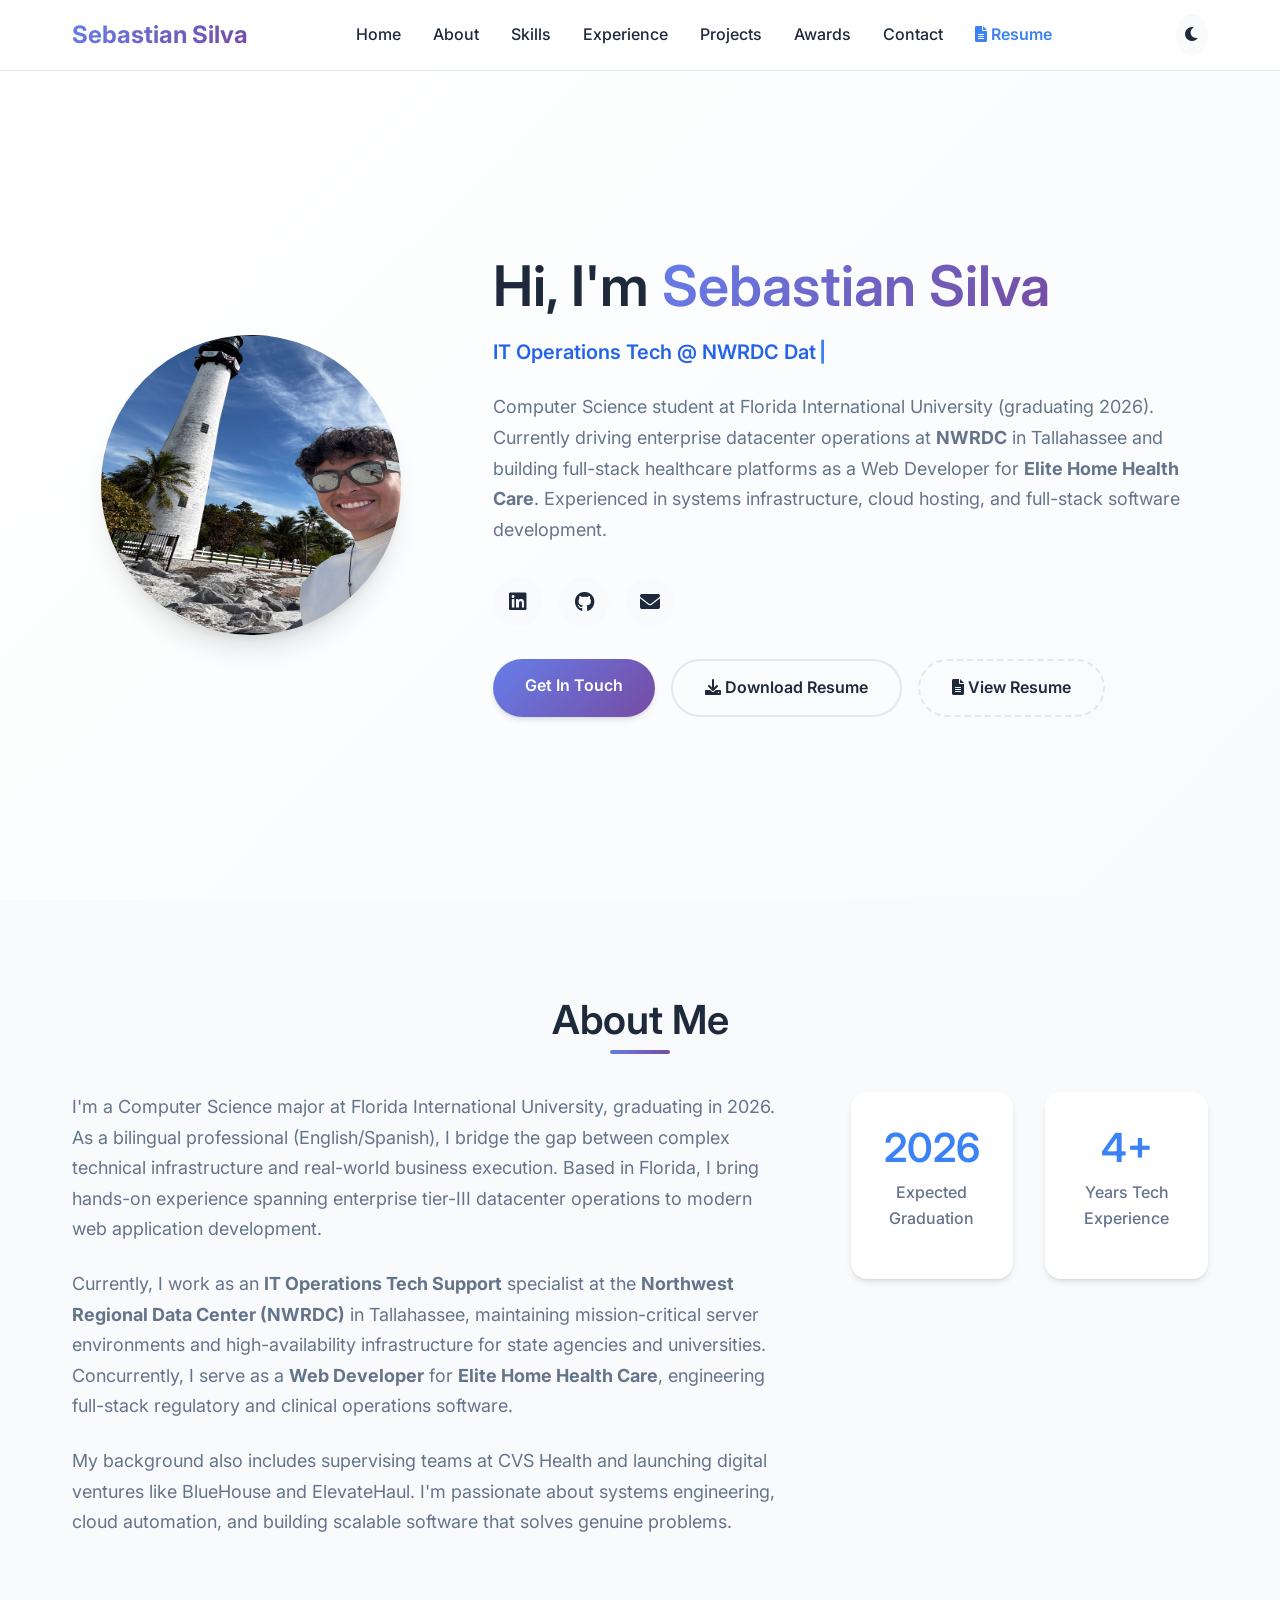
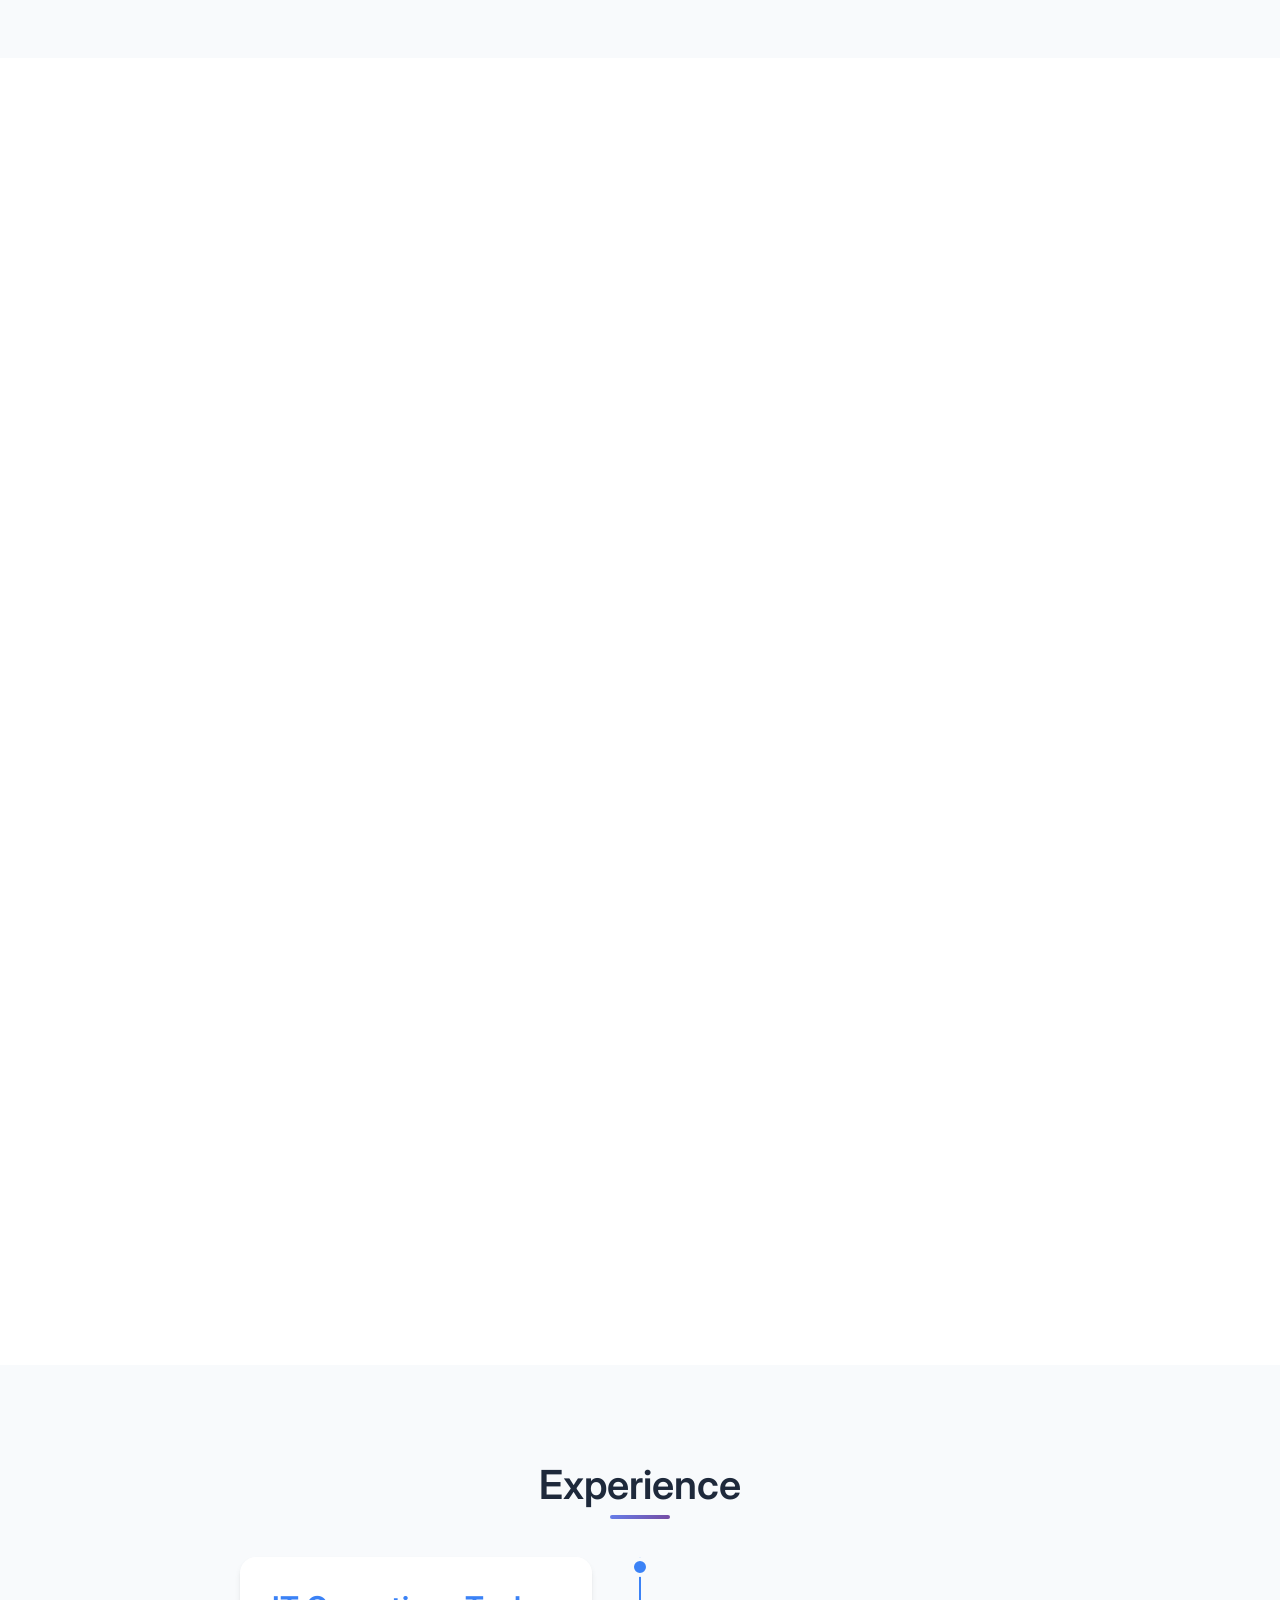
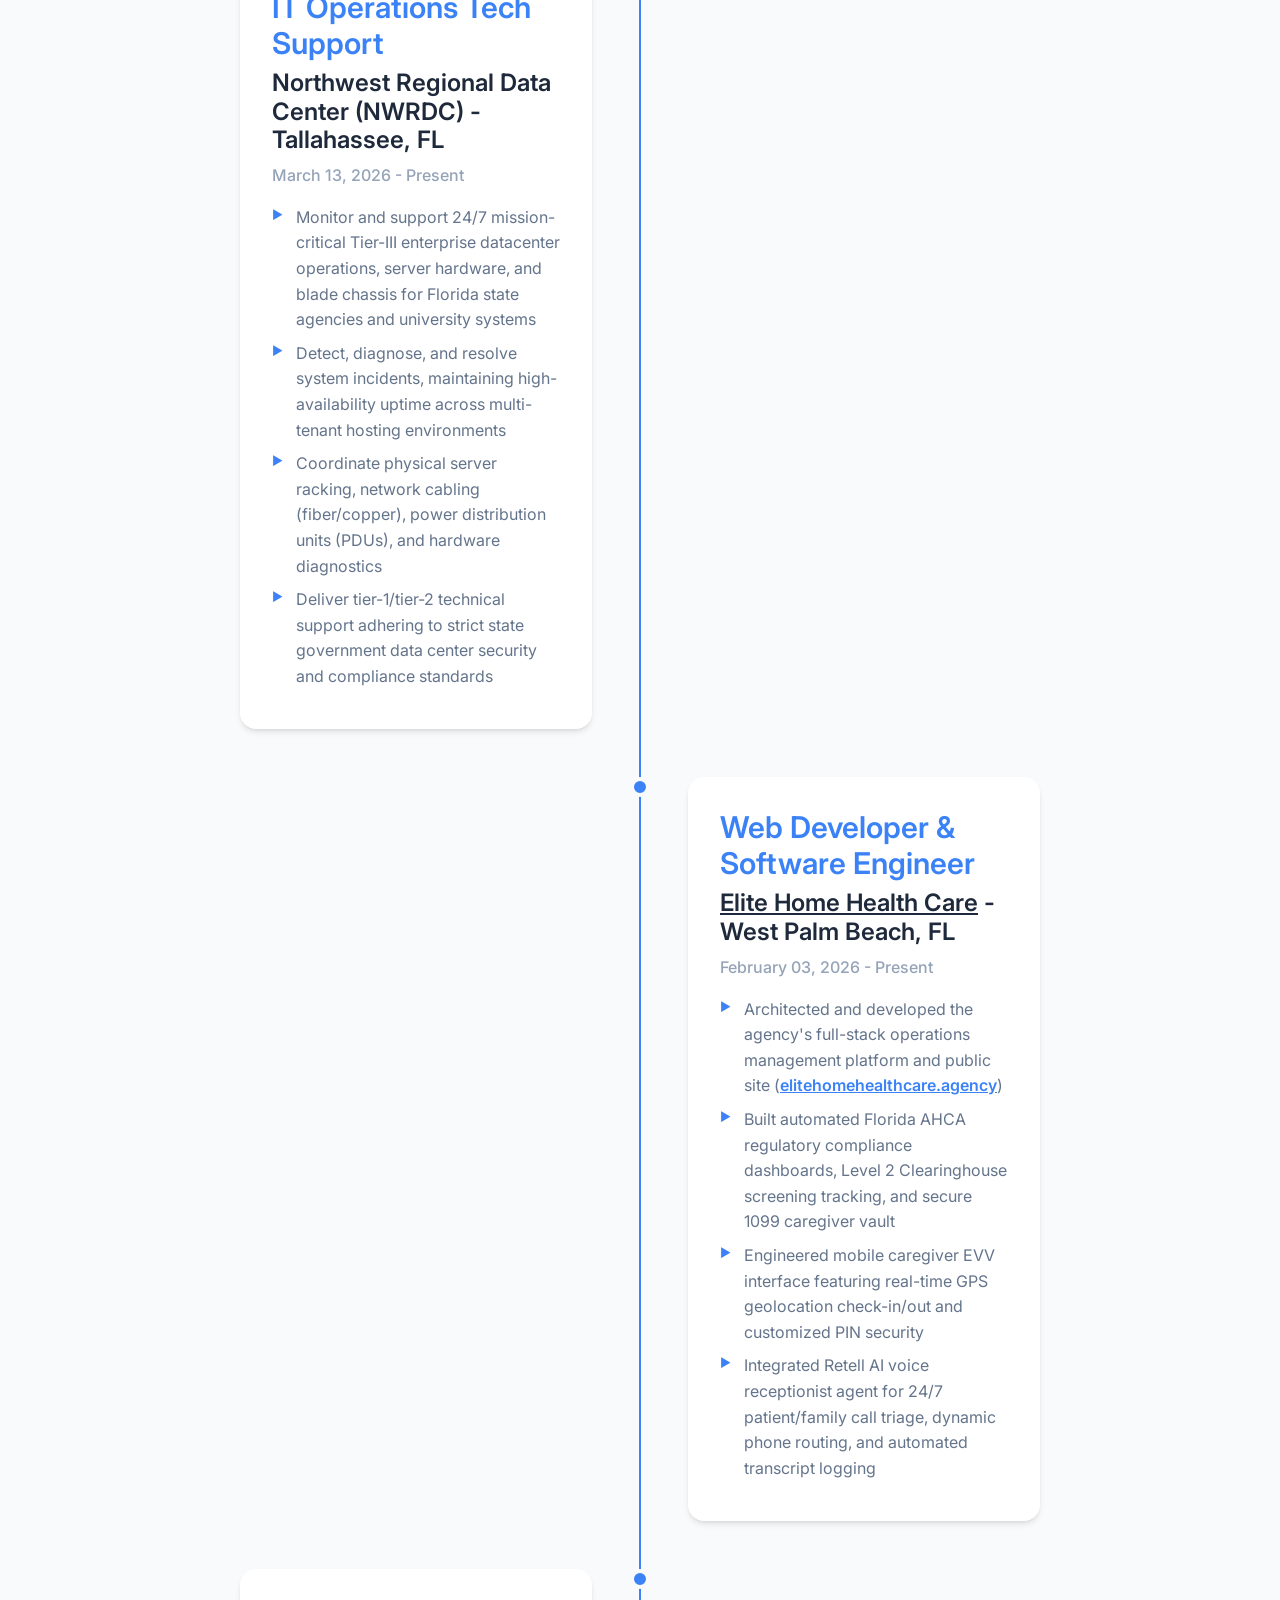
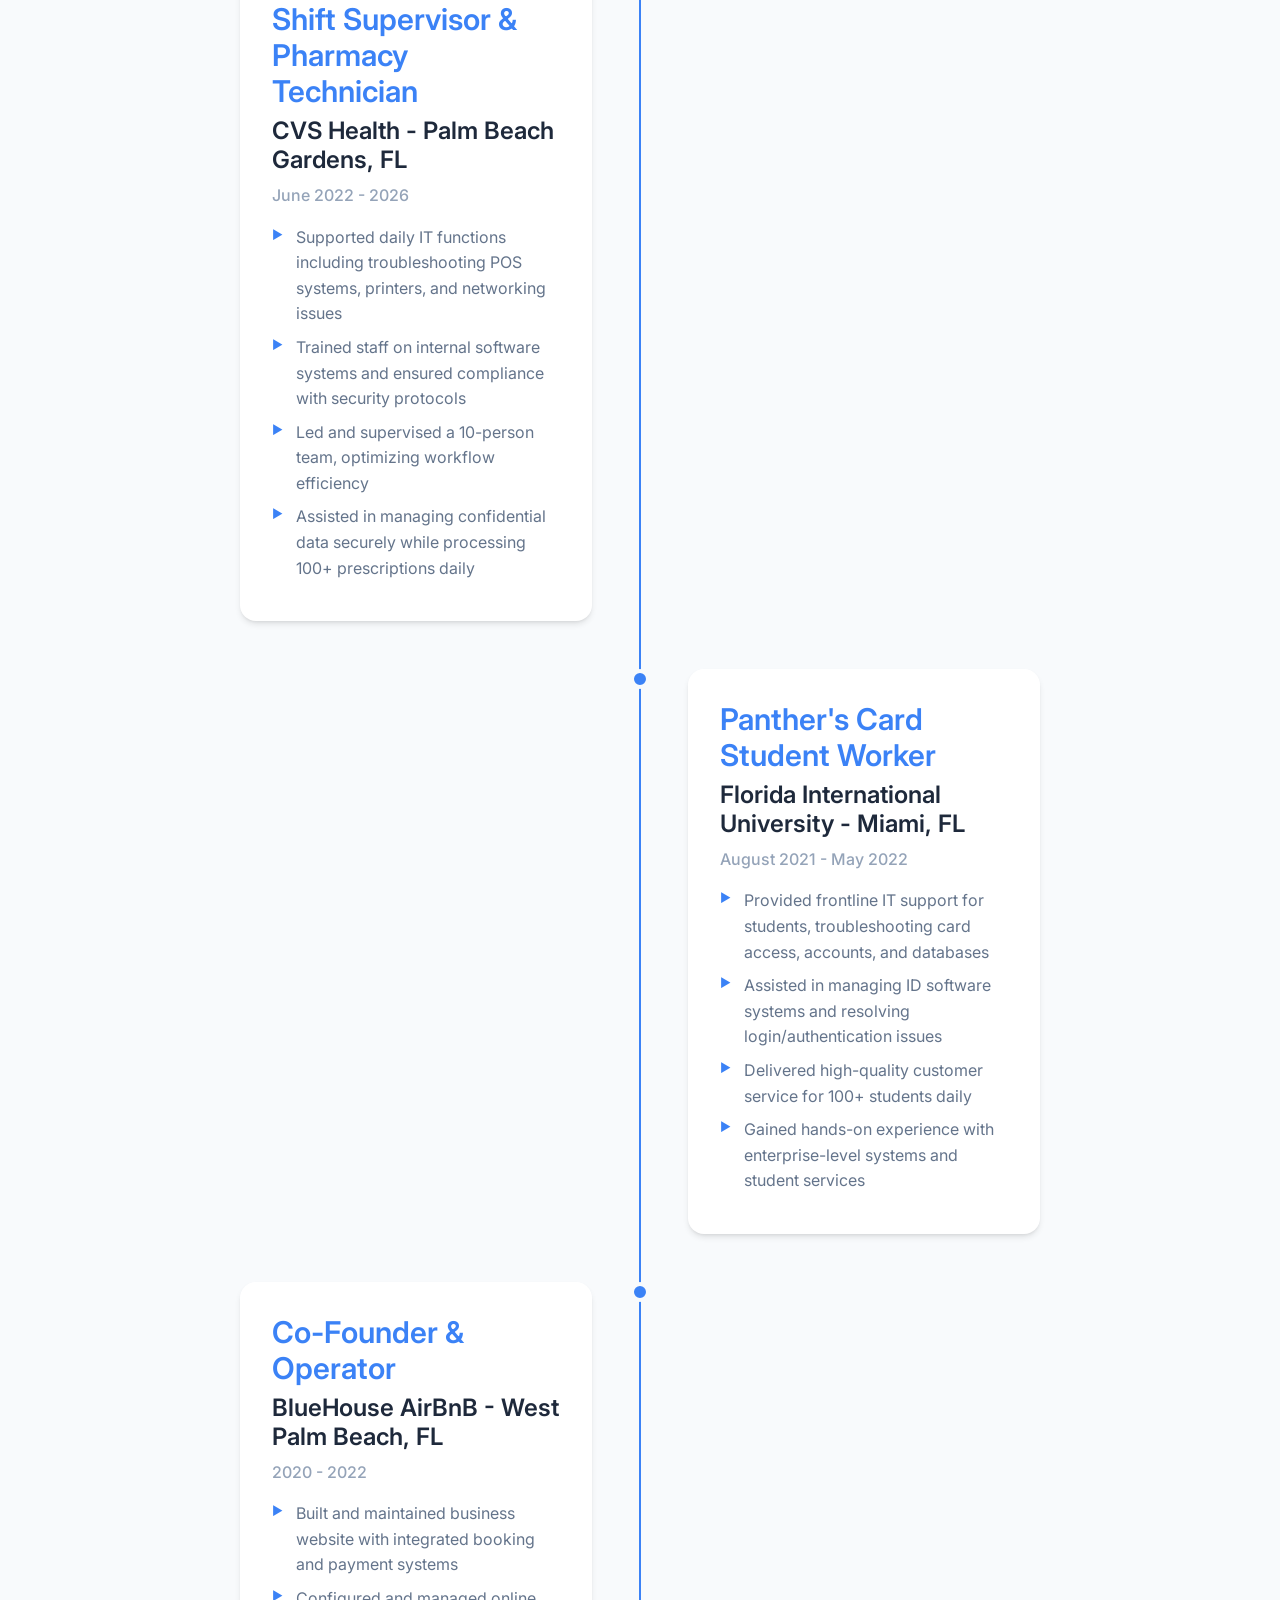
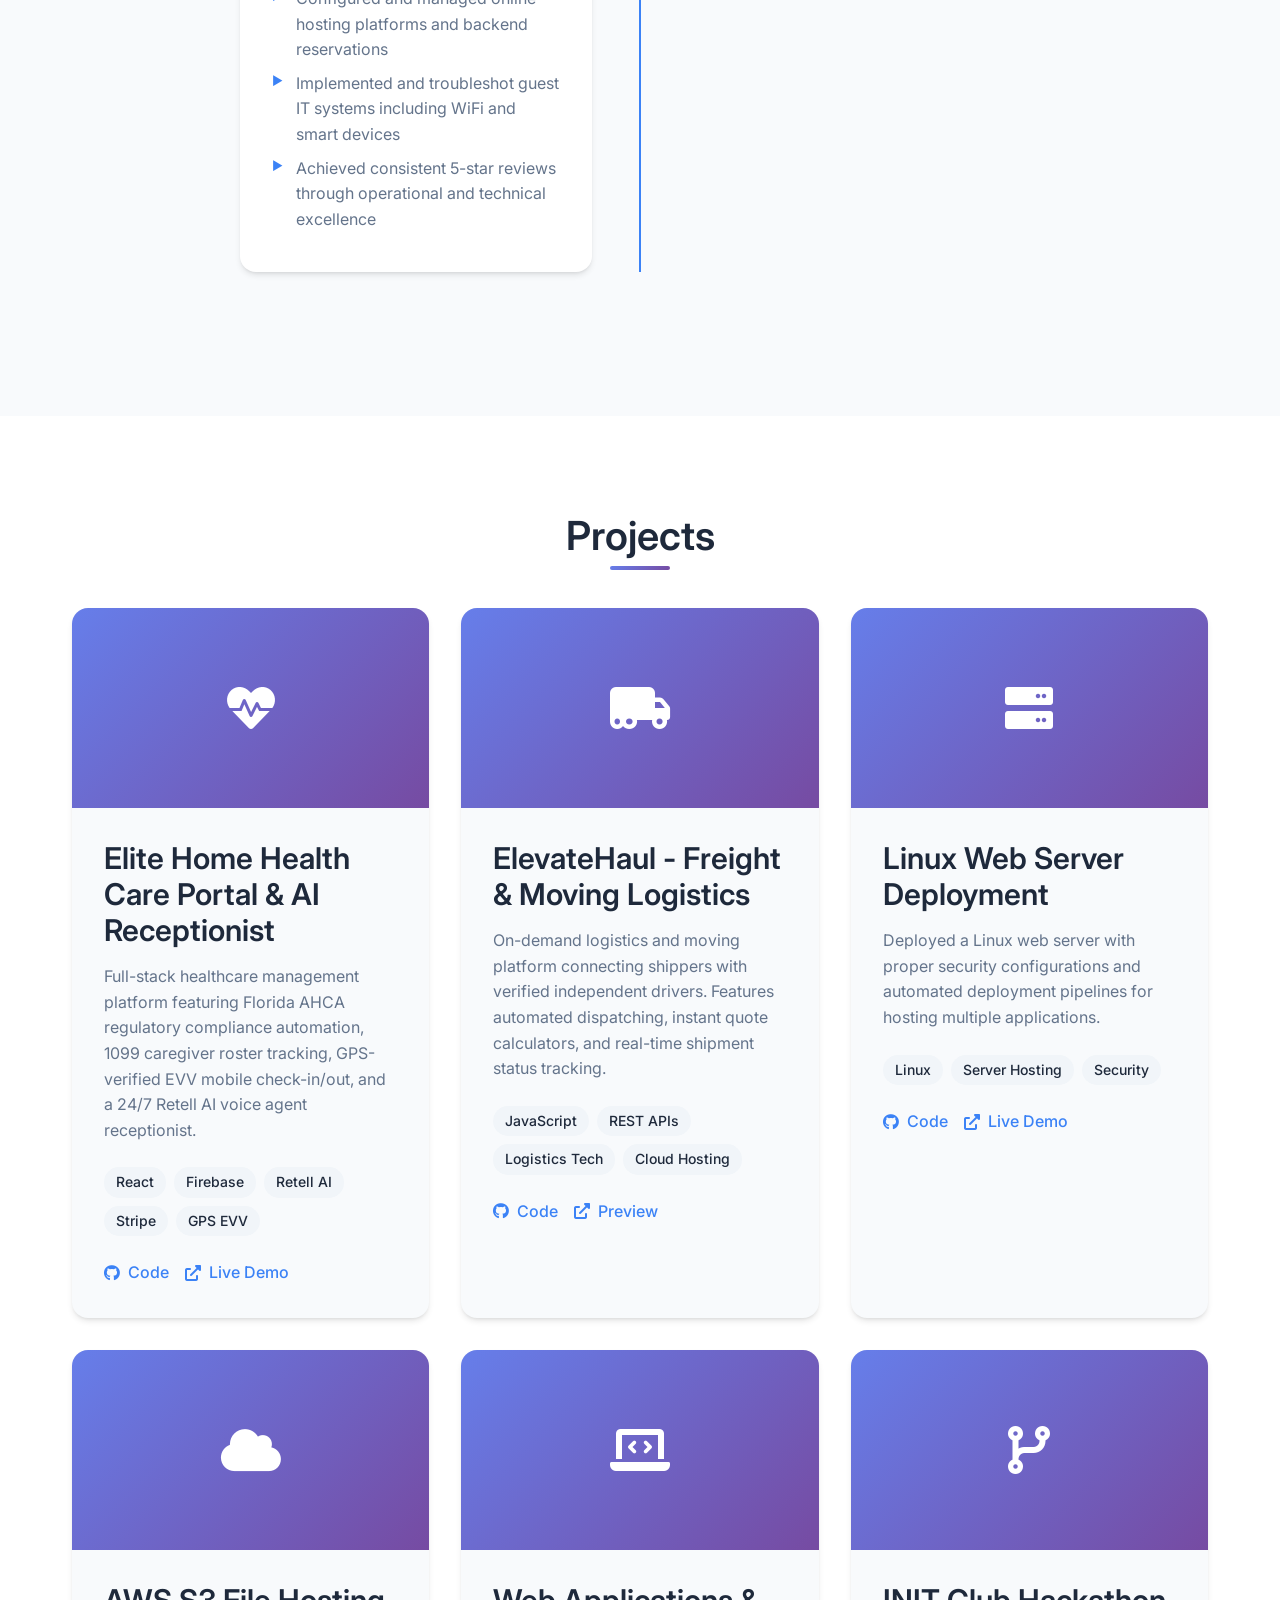
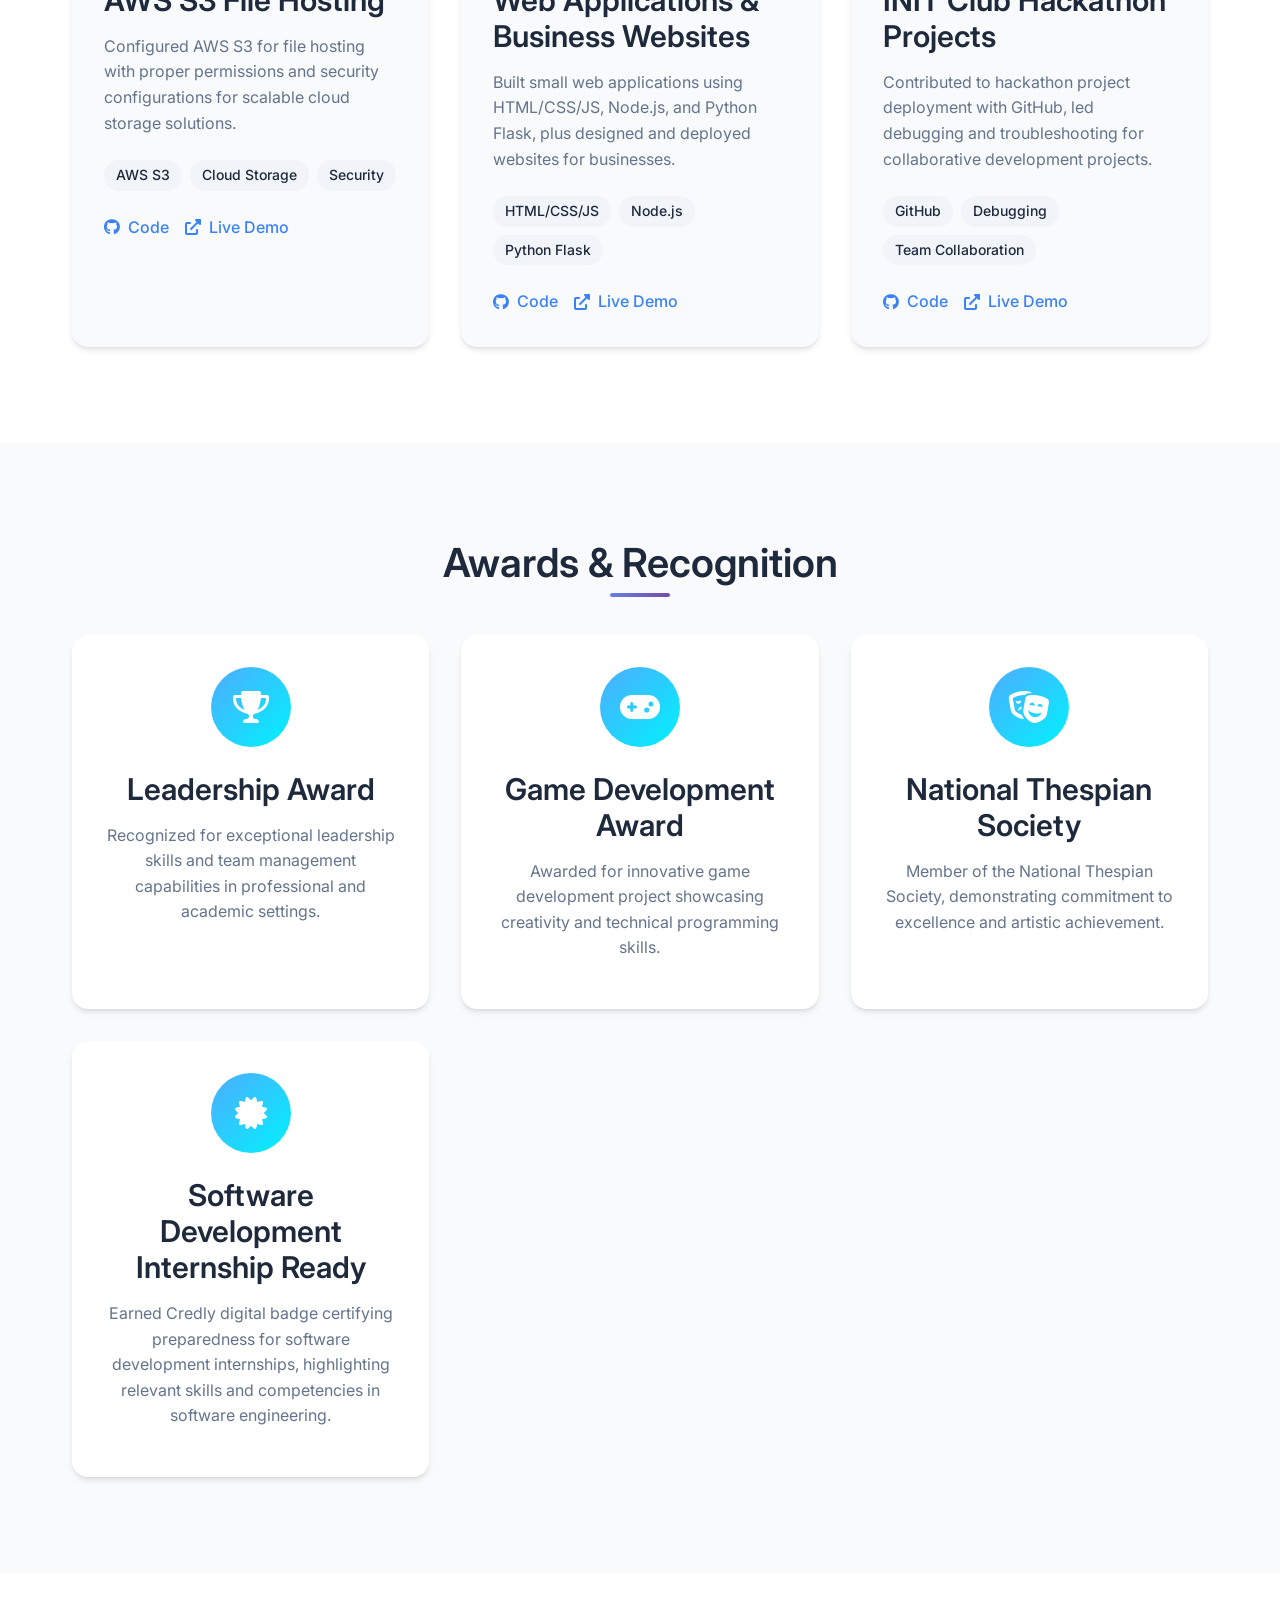
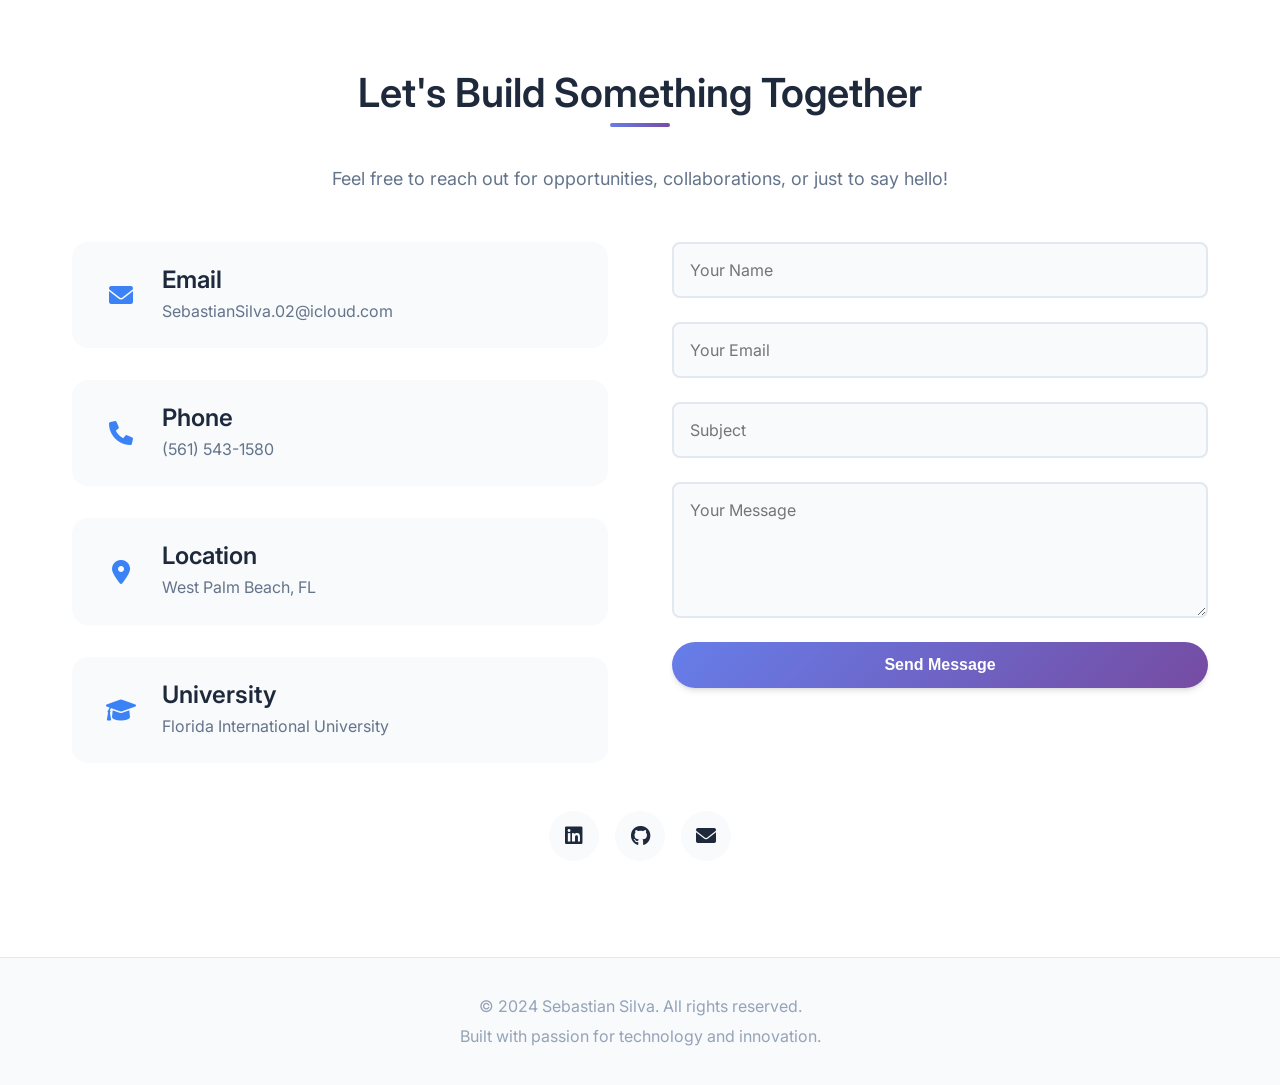
<file: index.html>
<!DOCTYPE html>
<html lang="en">
<head>
    <meta charset="UTF-8">
    <meta name="viewport" content="width=device-width, initial-scale=1.0">
    <title>Sebastian Silva - Computer Science Student & Software Developer</title>
    <meta name="description" content="Sebastian Silva - Computer Science student at FIU with expertise in software development, cloud technologies, and entrepreneurship. Based in West Palm Beach, FL.">
    <link rel="stylesheet" href="styles.css">
    <link href="https://cdnjs.cloudflare.com/ajax/libs/font-awesome/6.0.0/css/all.min.css" rel="stylesheet">
    <link href="https://fonts.googleapis.com/css2?family=Inter:wght@300;400;500;600;700&display=swap" rel="stylesheet">
</head>
<body>
    <!-- Navigation -->
    <nav class="navbar">
        <div class="nav-container">
            <div class="nav-logo">
                <span class="logo-text">Sebastian Silva</span>
            </div>
            <div class="nav-menu" id="nav-menu">
                <a href="#home" class="nav-link">Home</a>
                <a href="#about" class="nav-link">About</a>
                <a href="#skills" class="nav-link">Skills</a>
                <a href="#experience" class="nav-link">Experience</a>
                <a href="#projects" class="nav-link">Projects</a>
                <a href="#awards" class="nav-link">Awards</a>
                <a href="#contact" class="nav-link">Contact</a>
                <a href="resume.html" target="_blank" class="nav-link" style="color: var(--primary-color); font-weight: 600;"><i class="fas fa-file-alt" style="margin-right: 4px;"></i>Resume</a>
            </div>
            <div class="nav-toggle" id="nav-toggle">
                <span class="bar"></span>
                <span class="bar"></span>
                <span class="bar"></span>
            </div>
            <div class="theme-toggle" id="theme-toggle">
                <i class="fas fa-moon"></i>
            </div>
        </div>
    </nav>

    <!-- Hero Section -->
    <section id="home" class="hero">
        <div class="hero-container">
            <div class="hero-content">
                <div class="hero-image">
                    <img src="Resume/DB15033C-B720-4306-B6F7-D5ACB7B19D33_1_105_c.jpeg" alt="Sebastian Silva - Computer Science Student" class="image-placeholder">
                </div>
                <div class="hero-text">
                    <h1 class="hero-title">
                        Hi, I'm <span class="highlight">Sebastian Silva</span>
                    </h1>
                    <p class="hero-tagline">
                        <span class="typing-text">IT Operations Tech @ NWRDC Data Center</span><span class="typing-cursor">|</span>
                    </p>
                    <p class="hero-description">
                        Computer Science student at Florida International University (graduating 2026). Currently driving enterprise datacenter operations at <strong>NWRDC</strong> in Tallahassee and building full-stack healthcare platforms as a Web Developer for <strong>Elite Home Health Care</strong>. Experienced in systems infrastructure, cloud hosting, and full-stack software development.
                    </p>
                    <div class="hero-links">
                        <a href="https://linkedin.com/in/sebastiansilva02" class="social-link" target="_blank">
                            <i class="fab fa-linkedin"></i>
                        </a>
                        <a href="https://github.com/sebastian-silva" class="social-link" target="_blank">
                            <i class="fab fa-github"></i>
                        </a>
                        <a href="mailto:SebastianSilva.02@icloud.com" class="social-link">
                            <i class="fas fa-envelope"></i>
                        </a>
                    </div>
                    <div class="hero-buttons">
                        <a href="#contact" class="btn btn-primary">Get In Touch</a>
                        <a href="Resume/Resume (CS - Sebastian S.).pdf" class="btn btn-secondary" download="Sebastian_Silva_Resume_CS.pdf"><i class="fas fa-download"></i> Download Resume</a>
                        <a href="resume.html" target="_blank" class="btn btn-secondary" style="border-style: dashed;"><i class="fas fa-file-alt"></i> View Resume</a>
                    </div>
                </div>
            </div>
        </div>
    </section>

    <!-- About Section -->
    <section id="about" class="about">
        <div class="container">
            <h2 class="section-title">About Me</h2>
            <div class="about-content">
                <div class="about-text">
                    <p>
                        I'm a Computer Science major at Florida International University, graduating in 2026. As a bilingual professional (English/Spanish), I bridge the gap between complex technical infrastructure and real-world business execution. Based in Florida, I bring hands-on experience spanning enterprise tier-III datacenter operations to modern web application development.
                    </p>
                    <p>
                        Currently, I work as an <strong>IT Operations Tech Support</strong> specialist at the <strong>Northwest Regional Data Center (NWRDC)</strong> in Tallahassee, maintaining mission-critical server environments and high-availability infrastructure for state agencies and universities. Concurrently, I serve as a <strong>Web Developer</strong> for <strong>Elite Home Health Care</strong>, engineering full-stack regulatory and clinical operations software.
                    </p>
                    <p>
                        My background also includes supervising teams at CVS Health and launching digital ventures like BlueHouse and ElevateHaul. I'm passionate about systems engineering, cloud automation, and building scalable software that solves genuine problems.
                    </p>
                </div>
                <div class="about-stats">
                    <div class="stat">
                        <h3>2026</h3>
                        <p>Expected Graduation</p>
                    </div>
                    <div class="stat">
                        <h3>4+</h3>
                        <p>Years Tech Experience</p>
                    </div>
                    <div class="stat">
                        <h3>12+</h3>
                        <p>Projects & Systems</p>
                    </div>
                    <div class="stat">
                        <h3>2</h3>
                        <p>Languages (EN / ES)</p>
                    </div>
                </div>
            </div>
        </div>
    </section>

    <!-- Skills Section -->
    <section id="skills" class="skills">
        <div class="container">
            <h2 class="section-title">Skills & Technologies</h2>
            <div class="skills-grid">
                <div class="skill-category">
                    <h3><i class="fas fa-code"></i> Programming & Development</h3>
                    <div class="skill-items">
                        <span class="skill-item">JavaScript</span>
                        <span class="skill-item">React</span>
                        <span class="skill-item">Vite</span>
                        <span class="skill-item">Node.js</span>
                        <span class="skill-item">Python</span>
                        <span class="skill-item">Java</span>
                        <span class="skill-item">HTML5 / CSS3</span>
                        <span class="skill-item">REST APIs</span>
                    </div>
                </div>
                <div class="skill-category">
                    <h3><i class="fas fa-server"></i> Systems & Datacenter Operations</h3>
                    <div class="skill-items">
                        <span class="skill-item">Tier-III Datacenter Ops</span>
                        <span class="skill-item">Server Hardware Racking</span>
                        <span class="skill-item">Linux (Ubuntu, CentOS)</span>
                        <span class="skill-item">Windows Server</span>
                        <span class="skill-item">TCP/IP & DNS/DHCP</span>
                        <span class="skill-item">Network Cabling (Fiber/Copper)</span>
                        <span class="skill-item">High-Availability Uptime</span>
                    </div>
                </div>
                <div class="skill-category">
                    <h3><i class="fas fa-cloud"></i> Cloud, AI & Virtualization</h3>
                    <div class="skill-items">
                        <span class="skill-item">Firebase & Cloud Firestore</span>
                        <span class="skill-item">AWS (EC2, S3, IAM)</span>
                        <span class="skill-item">Retell AI Voice Agents</span>
                        <span class="skill-item">VMware ESXi</span>
                        <span class="skill-item">VirtualBox</span>
                        <span class="skill-item">Vercel Deployment</span>
                    </div>
                </div>
                <div class="skill-category">
                    <h3><i class="fas fa-tools"></i> Tools & Professional</h3>
                    <div class="skill-items">
                        <span class="skill-item">Git & GitHub</span>
                        <span class="skill-item">Hardware Diagnostics</span>
                        <span class="skill-item">Enterprise IT Support</span>
                        <span class="skill-item">Incident Response</span>
                        <span class="skill-item">Database Management</span>
                        <span class="skill-item">Bilingual (English / Spanish)</span>
                    </div>
                </div>
            </div>
        </div>
    </section>

    <!-- Experience Section -->
    <section id="experience" class="experience">
        <div class="container">
            <h2 class="section-title">Experience</h2>
            <div class="timeline">
                <div class="timeline-item">
                    <div class="timeline-marker"></div>
                    <div class="timeline-content">
                        <h3>IT Operations Tech Support</h3>
                        <h4>Northwest Regional Data Center (NWRDC) - Tallahassee, FL</h4>
                        <p class="timeline-date">March 13, 2026 - Present</p>
                        <ul>
                            <li>Monitor and support 24/7 mission-critical Tier-III enterprise datacenter operations, server hardware, and blade chassis for Florida state agencies and university systems</li>
                            <li>Detect, diagnose, and resolve system incidents, maintaining high-availability uptime across multi-tenant hosting environments</li>
                            <li>Coordinate physical server racking, network cabling (fiber/copper), power distribution units (PDUs), and hardware diagnostics</li>
                            <li>Deliver tier-1/tier-2 technical support adhering to strict state government data center security and compliance standards</li>
                        </ul>
                    </div>
                </div>
                <div class="timeline-item">
                    <div class="timeline-marker"></div>
                    <div class="timeline-content">
                        <h3>Web Developer & Software Engineer</h3>
                        <h4><a href="https://elitehomehealthcare.agency" target="_blank" rel="noopener noreferrer" style="color: inherit; text-decoration: underline;">Elite Home Health Care</a> - West Palm Beach, FL</h4>
                        <p class="timeline-date">February 03, 2026 - Present</p>
                        <ul>
                            <li>Architected and developed the agency's full-stack operations management platform and public site (<a href="https://elitehomehealthcare.agency" target="_blank" rel="noopener noreferrer" style="color: var(--primary-color); font-weight: 600;">elitehomehealthcare.agency</a>)</li>
                            <li>Built automated Florida AHCA regulatory compliance dashboards, Level 2 Clearinghouse screening tracking, and secure 1099 caregiver vault</li>
                            <li>Engineered mobile caregiver EVV interface featuring real-time GPS geolocation check-in/out and customized PIN security</li>
                            <li>Integrated Retell AI voice receptionist agent for 24/7 patient/family call triage, dynamic phone routing, and automated transcript logging</li>
                        </ul>
                    </div>
                </div>
                <div class="timeline-item">
                    <div class="timeline-marker"></div>
                    <div class="timeline-content">
                        <h3>Shift Supervisor & Pharmacy Technician</h3>
                        <h4>CVS Health - Palm Beach Gardens, FL</h4>
                        <p class="timeline-date">June 2022 - 2026</p>
                        <ul>
                            <li>Supported daily IT functions including troubleshooting POS systems, printers, and networking issues</li>
                            <li>Trained staff on internal software systems and ensured compliance with security protocols</li>
                            <li>Led and supervised a 10-person team, optimizing workflow efficiency</li>
                            <li>Assisted in managing confidential data securely while processing 100+ prescriptions daily</li>
                        </ul>
                    </div>
                </div>
                <div class="timeline-item">
                    <div class="timeline-marker"></div>
                    <div class="timeline-content">
                        <h3>Panther's Card Student Worker</h3>
                        <h4>Florida International University - Miami, FL</h4>
                        <p class="timeline-date">August 2021 - May 2022</p>
                        <ul>
                            <li>Provided frontline IT support for students, troubleshooting card access, accounts, and databases</li>
                            <li>Assisted in managing ID software systems and resolving login/authentication issues</li>
                            <li>Delivered high-quality customer service for 100+ students daily</li>
                            <li>Gained hands-on experience with enterprise-level systems and student services</li>
                        </ul>
                    </div>
                </div>
                <div class="timeline-item">
                    <div class="timeline-marker"></div>
                    <div class="timeline-content">
                        <h3>Co-Founder & Operator</h3>
                        <h4>BlueHouse AirBnB - West Palm Beach, FL</h4>
                        <p class="timeline-date">2020 - 2022</p>
                        <ul>
                            <li>Built and maintained business website with integrated booking and payment systems</li>
                            <li>Configured and managed online hosting platforms and backend reservations</li>
                            <li>Implemented and troubleshot guest IT systems including WiFi and smart devices</li>
                            <li>Achieved consistent 5-star reviews through operational and technical excellence</li>
                        </ul>
                    </div>
                </div>
            </div>
        </div>
    </section>

    <!-- Projects Section -->
    <section id="projects" class="projects">
        <div class="container">
            <h2 class="section-title">Projects</h2>
            <div class="projects-grid">
                <div class="project-card">
                    <div class="project-image">
                        <i class="fas fa-heartbeat"></i>
                    </div>
                    <div class="project-content">
                        <h3>Elite Home Health Care Portal & AI Receptionist</h3>
                        <p>Full-stack healthcare management platform featuring Florida AHCA regulatory compliance automation, 1099 caregiver roster tracking, GPS-verified EVV mobile check-in/out, and a 24/7 Retell AI voice agent receptionist.</p>
                        <div class="project-tech">
                            <span>React</span>
                            <span>Firebase</span>
                            <span>Retell AI</span>
                            <span>Stripe</span>
                            <span>GPS EVV</span>
                        </div>
                        <div class="project-links">
                            <a href="https://github.com/Seb1015/elite-care-portal" class="project-link" target="_blank" rel="noopener noreferrer"><i class="fab fa-github"></i> Code</a>
                            <a href="https://elitehomehealthcare.agency" class="project-link" target="_blank" rel="noopener noreferrer"><i class="fas fa-external-link-alt"></i> Live Demo</a>
                        </div>
                    </div>
                </div>
                <div class="project-card">
                    <div class="project-image">
                        <i class="fas fa-truck-moving"></i>
                    </div>
                    <div class="project-content">
                        <h3>ElevateHaul - Freight & Moving Logistics</h3>
                        <p>On-demand logistics and moving platform connecting shippers with verified independent drivers. Features automated dispatching, instant quote calculators, and real-time shipment status tracking.</p>
                        <div class="project-tech">
                            <span>JavaScript</span>
                            <span>REST APIs</span>
                            <span>Logistics Tech</span>
                            <span>Cloud Hosting</span>
                        </div>
                        <div class="project-links">
                            <a href="https://github.com/Seb1015/ElevateHaul" class="project-link" target="_blank" rel="noopener noreferrer"><i class="fab fa-github"></i> Code</a>
                            <a href="#" class="project-link"><i class="fas fa-external-link-alt"></i> Preview</a>
                        </div>
                    </div>
                </div>
                <div class="project-card">
                    <div class="project-image">
                        <i class="fas fa-server"></i>
                    </div>
                    <div class="project-content">
                        <h3>Linux Web Server Deployment</h3>
                        <p>Deployed a Linux web server with proper security configurations and automated deployment pipelines for hosting multiple applications.</p>
                        <div class="project-tech">
                            <span>Linux</span>
                            <span>Server Hosting</span>
                            <span>Security</span>
                        </div>
                        <div class="project-links">
                            <a href="#" class="project-link"><i class="fab fa-github"></i> Code</a>
                            <a href="#" class="project-link"><i class="fas fa-external-link-alt"></i> Live Demo</a>
                        </div>
                    </div>
                </div>
                <div class="project-card">
                    <div class="project-image">
                        <i class="fas fa-cloud"></i>
                    </div>
                    <div class="project-content">
                        <h3>AWS S3 File Hosting</h3>
                        <p>Configured AWS S3 for file hosting with proper permissions and security configurations for scalable cloud storage solutions.</p>
                        <div class="project-tech">
                            <span>AWS S3</span>
                            <span>Cloud Storage</span>
                            <span>Security</span>
                        </div>
                        <div class="project-links">
                            <a href="#" class="project-link"><i class="fab fa-github"></i> Code</a>
                            <a href="#" class="project-link"><i class="fas fa-external-link-alt"></i> Live Demo</a>
                        </div>
                    </div>
                </div>
                <div class="project-card">
                    <div class="project-image">
                        <i class="fas fa-laptop-code"></i>
                    </div>
                    <div class="project-content">
                        <h3>Web Applications & Business Websites</h3>
                        <p>Built small web applications using HTML/CSS/JS, Node.js, and Python Flask, plus designed and deployed websites for businesses.</p>
                        <div class="project-tech">
                            <span>HTML/CSS/JS</span>
                            <span>Node.js</span>
                            <span>Python Flask</span>
                        </div>
                        <div class="project-links">
                            <a href="#" class="project-link"><i class="fab fa-github"></i> Code</a>
                            <a href="#" class="project-link"><i class="fas fa-external-link-alt"></i> Live Demo</a>
                        </div>
                    </div>
                </div>
                <div class="project-card">
                    <div class="project-image">
                        <i class="fas fa-code-branch"></i>
                    </div>
                    <div class="project-content">
                        <h3>INIT Club Hackathon Projects</h3>
                        <p>Contributed to hackathon project deployment with GitHub, led debugging and troubleshooting for collaborative development projects.</p>
                        <div class="project-tech">
                            <span>GitHub</span>
                            <span>Debugging</span>
                            <span>Team Collaboration</span>
                        </div>
                        <div class="project-links">
                            <a href="#" class="project-link"><i class="fab fa-github"></i> Code</a>
                            <a href="#" class="project-link"><i class="fas fa-external-link-alt"></i> Live Demo</a>
                        </div>
                    </div>
                </div>
            </div>
        </div>
    </section>

    <!-- Awards Section -->
    <section id="awards" class="awards">
        <div class="container">
            <h2 class="section-title">Awards & Recognition</h2>
            <div class="awards-grid">
                <div class="award-card">
                    <div class="award-icon">
                        <i class="fas fa-trophy"></i>
                    </div>
                    <h3>Leadership Award</h3>
                    <p>Recognized for exceptional leadership skills and team management capabilities in professional and academic settings.</p>
                </div>
                <div class="award-card">
                    <div class="award-icon">
                        <i class="fas fa-gamepad"></i>
                    </div>
                    <h3>Game Development Award</h3>
                    <p>Awarded for innovative game development project showcasing creativity and technical programming skills.</p>
                </div>
                <div class="award-card">
                    <div class="award-icon">
                        <i class="fas fa-theater-masks"></i>
                    </div>
                    <h3>National Thespian Society</h3>
                    <p>Member of the National Thespian Society, demonstrating commitment to excellence and artistic achievement.</p>
                </div>
                <div class="award-card">
                    <div class="award-icon">
                        <i class="fas fa-certificate"></i>
                    </div>
                    <h3>Software Development Internship Ready</h3>
                    <p>Earned Credly digital badge certifying preparedness for software development internships, highlighting relevant skills and competencies in software engineering.</p>
                </div>
            </div>
        </div>
    </section>

    <!-- Contact Section -->
    <section id="contact" class="contact">
        <div class="container">
            <h2 class="section-title">Let's Build Something Together</h2>
            <p class="contact-subtitle">Feel free to reach out for opportunities, collaborations, or just to say hello!</p>
            <div class="contact-content">
                <div class="contact-info">
                    <div class="contact-item">
                        <i class="fas fa-envelope"></i>
                        <div>
                            <h4>Email</h4>
                            <p>SebastianSilva.02@icloud.com</p>
                        </div>
                    </div>
                    <div class="contact-item">
                        <i class="fas fa-phone"></i>
                        <div>
                            <h4>Phone</h4>
                            <p>(561) 543-1580</p>
                        </div>
                    </div>
                    <div class="contact-item">
                        <i class="fas fa-map-marker-alt"></i>
                        <div>
                            <h4>Location</h4>
                            <p>West Palm Beach, FL</p>
                        </div>
                    </div>
                    <div class="contact-item">
                        <i class="fas fa-graduation-cap"></i>
                        <div>
                            <h4>University</h4>
                            <p>Florida International University</p>
                        </div>
                    </div>
                </div>
                <form class="contact-form">
                    <div class="form-group">
                        <input type="text" id="name" name="name" placeholder="Your Name" required>
                    </div>
                    <div class="form-group">
                        <input type="email" id="email" name="email" placeholder="Your Email" required>
                    </div>
                    <div class="form-group">
                        <input type="text" id="subject" name="subject" placeholder="Subject" required>
                    </div>
                    <div class="form-group">
                        <textarea id="message" name="message" placeholder="Your Message" rows="5" required></textarea>
                    </div>
                    <button type="submit" class="btn btn-primary">Send Message</button>
                </form>
            </div>
            <div class="social-links">
                <a href="https://linkedin.com/in/sebastiansilva02" class="social-link" target="_blank">
                    <i class="fab fa-linkedin"></i>
                </a>
                <a href="https://github.com/sebastian-silva" class="social-link" target="_blank">
                    <i class="fab fa-github"></i>
                </a>
                <a href="mailto:SebastianSilva.02@icloud.com" class="social-link">
                    <i class="fas fa-envelope"></i>
                </a>
            </div>
        </div>
    </section>

    <!-- Footer -->
    <footer class="footer">
        <div class="container">
            <p>&copy; 2024 Sebastian Silva. All rights reserved.</p>
            <p>Built with passion for technology and innovation.</p>
        </div>
    </footer>

    <script src="script.js"></script>
</body>
</html>
</file>
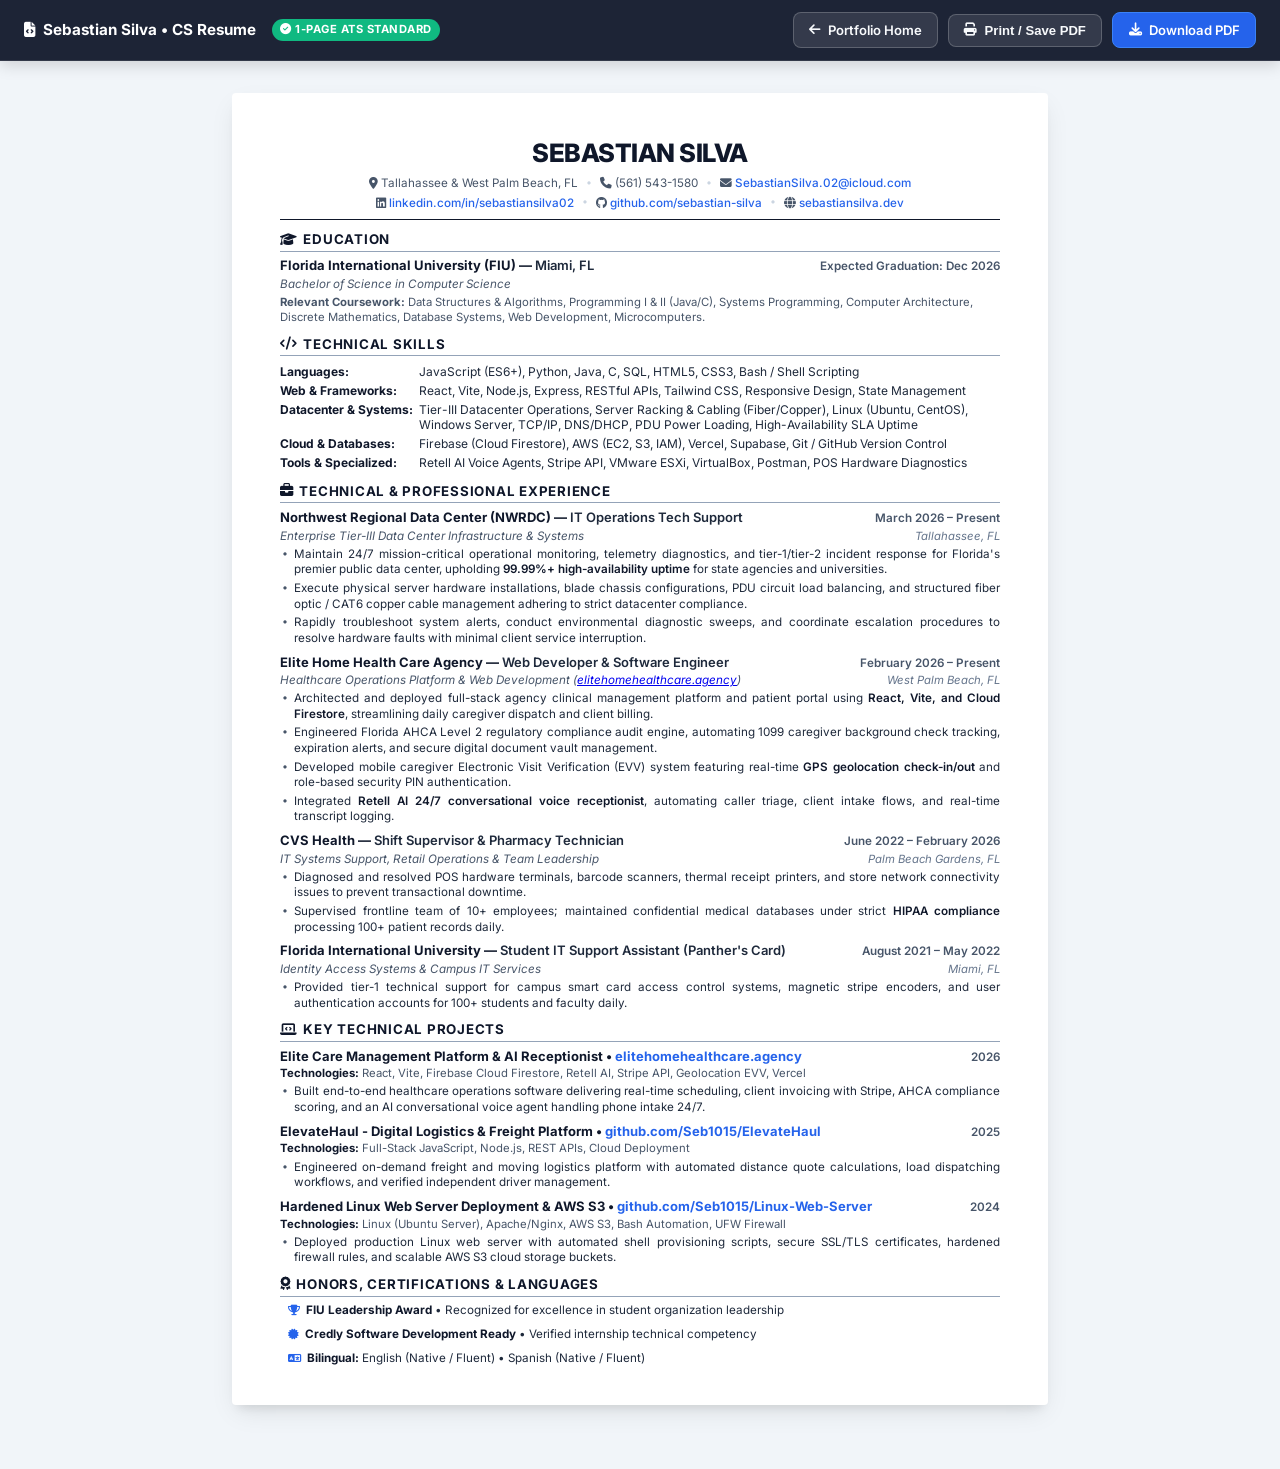
<file: resume.html>
<!DOCTYPE html>
<html lang="en">
<head>
    <meta charset="UTF-8">
    <meta name="viewport" content="width=device-width, initial-scale=1.0">
    <title>Sebastian Silva - Computer Science Resume</title>
    <link rel="preconnect" href="https://fonts.googleapis.com">
    <link rel="preconnect" href="https://fonts.gstatic.com" crossorigin>
    <link href="https://fonts.googleapis.com/css2?family=Inter:wght@300;400;500;600;700;800&family=JetBrains+Mono:wght@400;500&display=swap" rel="stylesheet">
    <link rel="stylesheet" href="https://cdnjs.cloudflare.com/ajax/libs/font-awesome/6.4.0/css/all.min.css">
    <style>
        :root {
            --primary: #0f172a;
            --accent: #2563eb;
            --accent-hover: #1d4ed8;
            --text: #1e293b;
            --text-muted: #475569;
            --text-light: #64748b;
            --border: #cbd5e1;
            --divider: #0f172a;
            --bg-page: #f1f5f9;
            --sheet-bg: #ffffff;
            --shadow: 0 10px 25px -5px rgba(0, 0, 0, 0.1), 0 8px 10px -6px rgba(0, 0, 0, 0.1);
        }

        * {
            box-sizing: border-box;
            margin: 0;
            padding: 0;
        }

        body {
            font-family: 'Inter', -apple-system, BlinkMacSystemFont, 'Segoe UI', Roboto, Helvetica, Arial, sans-serif;
            background-color: var(--bg-page);
            color: var(--text);
            line-height: 1.38;
            font-size: 9.5pt;
            -webkit-font-smoothing: antialiased;
            -moz-osx-font-smoothing: grayscale;
        }

        /* Top Action Bar for Web Visitors */
        .action-bar {
            position: sticky;
            top: 0;
            z-index: 100;
            background: rgba(15, 23, 42, 0.94);
            backdrop-filter: blur(12px);
            border-bottom: 1px solid rgba(255, 255, 255, 0.1);
            padding: 0.75rem 1.5rem;
            display: flex;
            justify-content: space-between;
            align-items: center;
            box-shadow: 0 4px 15px rgba(0, 0, 0, 0.15);
        }

        .action-bar-left {
            display: flex;
            align-items: center;
            gap: 1rem;
        }

        .action-bar-title {
            color: #ffffff;
            font-size: 0.95rem;
            font-weight: 700;
            display: flex;
            align-items: center;
            gap: 0.5rem;
        }

        .badge-ats {
            background: #10b981;
            color: #ffffff;
            font-size: 0.7rem;
            font-weight: 700;
            padding: 0.2rem 0.5rem;
            border-radius: 9999px;
            letter-spacing: 0.5px;
            text-transform: uppercase;
        }

        .action-buttons {
            display: flex;
            align-items: center;
            gap: 0.65rem;
        }

        .btn-action {
            display: inline-flex;
            align-items: center;
            gap: 0.45rem;
            padding: 0.5rem 0.95rem;
            font-size: 0.82rem;
            font-weight: 600;
            border-radius: 8px;
            text-decoration: none;
            cursor: pointer;
            transition: all 0.2s ease;
            border: 1px solid transparent;
        }

        .btn-primary-action {
            background: #2563eb;
            color: #ffffff;
            border-color: #3b82f6;
        }

        .btn-primary-action:hover {
            background: #1d4ed8;
            transform: translateY(-1px);
        }

        .btn-secondary-action {
            background: rgba(255, 255, 255, 0.1);
            color: #f8fafc;
            border-color: rgba(255, 255, 255, 0.2);
        }

        .btn-secondary-action:hover {
            background: rgba(255, 255, 255, 0.2);
            color: #ffffff;
        }

        /* Printable Resume Container */
        .resume-container {
            max-width: 8.5in;
            margin: 2rem auto 4rem auto;
            padding: 0;
        }

        .resume-sheet {
            background: var(--sheet-bg);
            width: 8.5in;
            min-height: 11in;
            margin: 0 auto;
            padding: 0.45in 0.5in 0.4in 0.5in;
            box-shadow: var(--shadow);
            border-radius: 4px;
            position: relative;
        }

        /* Header Styles */
        .header {
            text-align: center;
            margin-bottom: 0.6rem;
            padding-bottom: 0.35rem;
            border-bottom: 1.5px solid var(--divider);
        }

        .header h1 {
            font-size: 19pt;
            font-weight: 800;
            color: var(--primary);
            letter-spacing: -0.5px;
            text-transform: uppercase;
            margin-bottom: 0.25rem;
        }

        .header .contact-line {
            display: flex;
            justify-content: center;
            align-items: center;
            flex-wrap: wrap;
            gap: 0.5rem;
            font-size: 8.75pt;
            color: var(--text-muted);
            margin-bottom: 0.2rem;
        }

        .header .contact-line a {
            color: var(--accent);
            text-decoration: none;
            font-weight: 500;
        }

        .header .contact-line a:hover {
            text-decoration: underline;
        }

        .header .contact-separator {
            color: var(--border);
            font-size: 8pt;
        }

        /* Section Layout */
        .section {
            margin-bottom: 0.55rem;
        }

        .section-header {
            font-size: 10pt;
            font-weight: 700;
            color: var(--primary);
            text-transform: uppercase;
            letter-spacing: 0.75px;
            border-bottom: 1px solid #94a3b8;
            padding-bottom: 0.15rem;
            margin-bottom: 0.35rem;
            display: flex;
            align-items: center;
            gap: 0.35rem;
        }

        /* Skills Table / Grid */
        .skills-table {
            width: 100%;
            border-collapse: collapse;
            font-size: 9pt;
            margin-bottom: 0.2rem;
        }

        .skills-table tr {
            line-height: 1.32;
        }

        .skills-table td {
            padding: 0.1rem 0;
            vertical-align: top;
        }

        .skills-label {
            width: 1.45in;
            font-weight: 700;
            color: var(--primary);
        }

        .skills-list {
            color: var(--text);
        }

        /* Entries (Experience, Education, Projects) */
        .entry {
            margin-bottom: 0.45rem;
        }

        .entry:last-child {
            margin-bottom: 0.15rem;
        }

        .entry-header {
            display: flex;
            justify-content: space-between;
            align-items: baseline;
            margin-bottom: 0.05rem;
        }

        .entry-title {
            font-size: 9.75pt;
            font-weight: 700;
            color: var(--primary);
        }

        .entry-title .company {
            font-weight: 700;
            color: var(--primary);
        }

        .entry-title .role {
            font-weight: 600;
            color: var(--text);
        }

        .entry-title a {
            color: var(--accent);
            text-decoration: none;
        }

        .entry-title a:hover {
            text-decoration: underline;
        }

        .entry-date {
            font-size: 8.75pt;
            font-weight: 600;
            color: var(--text-muted);
            white-space: nowrap;
            text-align: right;
        }

        .entry-subtitle {
            display: flex;
            justify-content: space-between;
            align-items: baseline;
            font-size: 8.75pt;
            font-style: italic;
            color: var(--text-muted);
            margin-bottom: 0.15rem;
        }

        .entry-location {
            font-style: italic;
            color: var(--text-light);
            font-size: 8.5pt;
        }

        /* Bullet Points */
        .bullet-list {
            list-style: none;
            padding-left: 0.9rem;
            margin-top: 0.1rem;
        }

        .bullet-list li {
            position: relative;
            font-size: 8.75pt;
            color: var(--text);
            line-height: 1.34;
            margin-bottom: 0.18rem;
            text-align: justify;
        }

        .bullet-list li::before {
            content: "•";
            position: absolute;
            left: -0.75rem;
            color: var(--text-muted);
            font-size: 8pt;
        }

        .bullet-list li strong {
            font-weight: 600;
            color: var(--primary);
        }

        /* Project Specific Tech Tag Line */
        .project-tech-line {
            font-size: 8.5pt;
            color: var(--text-muted);
            margin-bottom: 0.15rem;
        }

        .project-tech-line strong {
            color: var(--primary);
        }

        /* Awards & Recognition */
        .awards-list {
            display: flex;
            flex-wrap: wrap;
            gap: 0.5rem 1.25rem;
            font-size: 8.75pt;
            padding-left: 0.5rem;
        }

        .award-item {
            display: flex;
            align-items: center;
            gap: 0.35rem;
        }

        .award-item strong {
            color: var(--primary);
        }

        /* Print Media Query - Optimized to Gracefully Fill 1 Full Page */
        @media print {
            @page {
                size: letter;
                margin: 0.28in 0.40in 0.26in 0.40in;
            }

            html, body {
                background: #ffffff !important;
                font-size: 8.95pt !important;
                line-height: 1.29 !important;
                -webkit-print-color-adjust: exact;
                print-color-adjust: exact;
                margin: 0 !important;
                padding: 0 !important;
            }

            .action-bar {
                display: none !important;
            }

            .resume-container {
                max-width: 100% !important;
                margin: 0 !important;
                padding: 0 !important;
            }

            .resume-sheet {
                width: 100% !important;
                min-height: auto !important;
                margin: 0 !important;
                padding: 0 !important;
                box-shadow: none !important;
                border-radius: 0 !important;
            }

            .header {
                margin-bottom: 0.30rem !important;
                padding-bottom: 0.18rem !important;
                border-bottom: 1.5px solid #0f172a !important;
            }

            .header h1 {
                font-size: 18.5pt !important;
                margin-bottom: 0.12rem !important;
            }

            .header .contact-line {
                font-size: 8.4pt !important;
                margin-bottom: 0.07rem !important;
                gap: 0.45rem !important;
            }

            .section {
                margin-bottom: 0.35rem !important;
            }

            .section-header {
                font-size: 9.35pt !important;
                padding-bottom: 0.08rem !important;
                margin-bottom: 0.16rem !important;
                border-bottom: 1px solid #94a3b8 !important;
            }

            .skills-table td {
                padding: 0.05rem 0 !important;
                font-size: 8.45pt !important;
            }

            .skills-label {
                width: 1.4in !important;
            }

            .entry {
                margin-bottom: 0.26rem !important;
                break-inside: avoid !important;
                page-break-inside: avoid !important;
            }

            .entry-title {
                font-size: 9.2pt !important;
            }

            .entry-date {
                font-size: 8.35pt !important;
            }

            .entry-subtitle {
                font-size: 8.25pt !important;
                margin-bottom: 0.06rem !important;
            }

            .bullet-list {
                padding-left: 0.75rem !important;
                margin-top: 0.06rem !important;
            }

            .bullet-list li {
                font-size: 8.45pt !important;
                line-height: 1.27 !important;
                margin-bottom: 0.10rem !important;
            }

            .project-tech-line {
                font-size: 8pt !important;
                margin-bottom: 0.06rem !important;
            }

            .awards-list {
                font-size: 8.3pt !important;
                gap: 0.2rem 0.8rem !important;
                padding-left: 0.35rem !important;
            }

            a {
                color: #0f172a !important;
                text-decoration: none !important;
            }
        }

        /* Mobile Viewports */
        @media screen and (max-width: 820px) {
            .action-bar {
                flex-direction: column;
                gap: 0.75rem;
                align-items: flex-start;
                padding: 0.75rem 1rem;
            }

            .resume-container {
                margin: 0.5rem auto;
                padding: 0 0.5rem;
            }

            .resume-sheet {
                width: 100%;
                min-height: auto;
                padding: 1.25rem 1rem;
            }

            .skills-table, .skills-table tbody, .skills-table tr, .skills-table td {
                display: block;
                width: 100%;
            }

            .skills-label {
                margin-top: 0.25rem;
                font-size: 9pt;
            }

            .entry-header {
                flex-direction: column;
                align-items: flex-start;
            }

            .entry-date {
                text-align: left;
                margin-top: 0.1rem;
            }

            .entry-subtitle {
                flex-direction: column;
                align-items: flex-start;
            }
        }
    </style>
</head>
<body>

    <!-- Web Controls Navigation Bar -->
    <header class="action-bar">
        <div class="action-bar-left">
            <div class="action-bar-title">
                <i class="fas fa-file-code"></i> Sebastian Silva &bull; CS Resume
            </div>
            <span class="badge-ats"><i class="fas fa-check-circle"></i> 1-Page ATS Standard</span>
        </div>
        <div class="action-buttons">
            <a href="index.html" class="btn-action btn-secondary-action">
                <i class="fas fa-arrow-left"></i> Portfolio Home
            </a>
            <button onclick="window.print()" class="btn-action btn-secondary-action">
                <i class="fas fa-print"></i> Print / Save PDF
            </button>
            <a href="Resume/Resume (CS - Sebastian S.).pdf" download class="btn-action btn-primary-action">
                <i class="fas fa-download"></i> Download PDF
            </a>
        </div>
    </header>

    <div class="resume-container">
        <main class="resume-sheet">

            <!-- HEADER SECTION -->
            <header class="header">
                <h1>Sebastian Silva</h1>
                <div class="contact-line">
                    <span><i class="fas fa-map-marker-alt"></i> Tallahassee & West Palm Beach, FL</span>
                    <span class="contact-separator">&bull;</span>
                    <span><i class="fas fa-phone"></i> (561) 543-1580</span>
                    <span class="contact-separator">&bull;</span>
                    <span><i class="fas fa-envelope"></i> <a href="mailto:SebastianSilva.02@icloud.com">SebastianSilva.02@icloud.com</a></span>
                </div>
                <div class="contact-line">
                    <span><i class="fab fa-linkedin"></i> <a href="https://linkedin.com/in/sebastiansilva02" target="_blank">linkedin.com/in/sebastiansilva02</a></span>
                    <span class="contact-separator">&bull;</span>
                    <span><i class="fab fa-github"></i> <a href="https://github.com/sebastian-silva" target="_blank">github.com/sebastian-silva</a></span>
                    <span class="contact-separator">&bull;</span>
                    <span><i class="fas fa-globe"></i> <a href="https://sebastiansilva.dev" target="_blank">sebastiansilva.dev</a></span>
                </div>
            </header>

            <!-- EDUCATION SECTION -->
            <section class="section">
                <h2 class="section-header"><i class="fas fa-graduation-cap"></i> Education</h2>
                <div class="entry">
                    <div class="entry-header">
                        <div class="entry-title">
                            <span class="company">Florida International University (FIU)</span> &mdash; <span class="role">Miami, FL</span>
                        </div>
                        <div class="entry-date">Expected Graduation: Dec 2026</div>
                    </div>
                    <div class="entry-subtitle">
                        <span>Bachelor of Science in Computer Science</span>
                    </div>
                    <div style="font-size: 8.5pt; color: var(--text-muted); margin-top: 0.1rem;">
                        <strong>Relevant Coursework:</strong> Data Structures & Algorithms, Programming I & II (Java/C), Systems Programming, Computer Architecture, Discrete Mathematics, Database Systems, Web Development, Microcomputers.
                    </div>
                </div>
            </section>

            <!-- TECHNICAL SKILLS SECTION -->
            <section class="section">
                <h2 class="section-header"><i class="fas fa-code"></i> Technical Skills</h2>
                <table class="skills-table">
                    <tr>
                        <td class="skills-label">Languages:</td>
                        <td class="skills-list">JavaScript (ES6+), Python, Java, C, SQL, HTML5, CSS3, Bash / Shell Scripting</td>
                    </tr>
                    <tr>
                        <td class="skills-label">Web & Frameworks:</td>
                        <td class="skills-list">React, Vite, Node.js, Express, RESTful APIs, Tailwind CSS, Responsive Design, State Management</td>
                    </tr>
                    <tr>
                        <td class="skills-label">Datacenter & Systems:</td>
                        <td class="skills-list">Tier-III Datacenter Operations, Server Racking & Cabling (Fiber/Copper), Linux (Ubuntu, CentOS), Windows Server, TCP/IP, DNS/DHCP, PDU Power Loading, High-Availability SLA Uptime</td>
                    </tr>
                    <tr>
                        <td class="skills-label">Cloud & Databases:</td>
                        <td class="skills-list">Firebase (Cloud Firestore), AWS (EC2, S3, IAM), Vercel, Supabase, Git / GitHub Version Control</td>
                    </tr>
                    <tr>
                        <td class="skills-label">Tools & Specialized:</td>
                        <td class="skills-list">Retell AI Voice Agents, Stripe API, VMware ESXi, VirtualBox, Postman, POS Hardware Diagnostics</td>
                    </tr>
                </table>
            </section>

            <!-- PROFESSIONAL EXPERIENCE SECTION -->
            <section class="section">
                <h2 class="section-header"><i class="fas fa-briefcase"></i> Technical & Professional Experience</h2>

                <!-- NWRDC -->
                <div class="entry">
                    <div class="entry-header">
                        <div class="entry-title">
                            <span class="company">Northwest Regional Data Center (NWRDC)</span> &mdash; <span class="role">IT Operations Tech Support</span>
                        </div>
                        <div class="entry-date">March 2026 &ndash; Present</div>
                    </div>
                    <div class="entry-subtitle">
                        <span>Enterprise Tier-III Data Center Infrastructure & Systems</span>
                        <span class="entry-location">Tallahassee, FL</span>
                    </div>
                    <ul class="bullet-list">
                        <li>Maintain 24/7 mission-critical operational monitoring, telemetry diagnostics, and tier-1/tier-2 incident response for Florida's premier public data center, upholding <strong>99.99%+ high-availability uptime</strong> for state agencies and universities.</li>
                        <li>Execute physical server hardware installations, blade chassis configurations, PDU circuit load balancing, and structured fiber optic / CAT6 copper cable management adhering to strict datacenter compliance.</li>
                        <li>Rapidly troubleshoot system alerts, conduct environmental diagnostic sweeps, and coordinate escalation procedures to resolve hardware faults with minimal client service interruption.</li>
                    </ul>
                </div>

                <!-- ELITE HOME HEALTH CARE -->
                <div class="entry">
                    <div class="entry-header">
                        <div class="entry-title">
                            <span class="company">Elite Home Health Care Agency</span> &mdash; <span class="role">Web Developer & Software Engineer</span>
                        </div>
                        <div class="entry-date">February 2026 &ndash; Present</div>
                    </div>
                    <div class="entry-subtitle">
                        <span>Healthcare Operations Platform & Web Development (<a href="https://elitehomehealthcare.agency" target="_blank">elitehomehealthcare.agency</a>)</span>
                        <span class="entry-location">West Palm Beach, FL</span>
                    </div>
                    <ul class="bullet-list">
                        <li>Architected and deployed full-stack agency clinical management platform and patient portal using <strong>React, Vite, and Cloud Firestore</strong>, streamlining daily caregiver dispatch and client billing.</li>
                        <li>Engineered Florida AHCA Level 2 regulatory compliance audit engine, automating 1099 caregiver background check tracking, expiration alerts, and secure digital document vault management.</li>
                        <li>Developed mobile caregiver Electronic Visit Verification (EVV) system featuring real-time <strong>GPS geolocation check-in/out</strong> and role-based security PIN authentication.</li>
                        <li>Integrated <strong>Retell AI 24/7 conversational voice receptionist</strong>, automating caller triage, client intake flows, and real-time transcript logging.</li>
                    </ul>
                </div>

                <!-- CVS HEALTH -->
                <div class="entry">
                    <div class="entry-header">
                        <div class="entry-title">
                            <span class="company">CVS Health</span> &mdash; <span class="role">Shift Supervisor & Pharmacy Technician</span>
                        </div>
                        <div class="entry-date">June 2022 &ndash; February 2026</div>
                    </div>
                    <div class="entry-subtitle">
                        <span>IT Systems Support, Retail Operations & Team Leadership</span>
                        <span class="entry-location">Palm Beach Gardens, FL</span>
                    </div>
                    <ul class="bullet-list">
                        <li>Diagnosed and resolved POS hardware terminals, barcode scanners, thermal receipt printers, and store network connectivity issues to prevent transactional downtime.</li>
                        <li>Supervised frontline team of 10+ employees; maintained confidential medical databases under strict <strong>HIPAA compliance</strong> processing 100+ patient records daily.</li>
                    </ul>
                </div>

                <!-- FIU PANTHER CARD -->
                <div class="entry">
                    <div class="entry-header">
                        <div class="entry-title">
                            <span class="company">Florida International University</span> &mdash; <span class="role">Student IT Support Assistant (Panther's Card)</span>
                        </div>
                        <div class="entry-date">August 2021 &ndash; May 2022</div>
                    </div>
                    <div class="entry-subtitle">
                        <span>Identity Access Systems & Campus IT Services</span>
                        <span class="entry-location">Miami, FL</span>
                    </div>
                    <ul class="bullet-list">
                        <li>Provided tier-1 technical support for campus smart card access control systems, magnetic stripe encoders, and user authentication accounts for 100+ students and faculty daily.</li>
                    </ul>
                </div>
            </section>

            <!-- TECHNICAL PROJECTS SECTION -->
            <section class="section">
                <h2 class="section-header"><i class="fas fa-laptop-code"></i> Key Technical Projects</h2>

                <!-- PROJECT 1 -->
                <div class="entry">
                    <div class="entry-header">
                        <div class="entry-title">
                            <strong>Elite Care Management Platform & AI Receptionist</strong> &bull; <a href="https://elitehomehealthcare.agency" target="_blank">elitehomehealthcare.agency</a>
                        </div>
                        <div class="entry-date">2026</div>
                    </div>
                    <div class="project-tech-line">
                        <strong>Technologies:</strong> React, Vite, Firebase Cloud Firestore, Retell AI, Stripe API, Geolocation EVV, Vercel
                    </div>
                    <ul class="bullet-list">
                        <li>Built end-to-end healthcare operations software delivering real-time scheduling, client invoicing with Stripe, AHCA compliance scoring, and an AI conversational voice agent handling phone intake 24/7.</li>
                    </ul>
                </div>

                <!-- PROJECT 2 -->
                <div class="entry">
                    <div class="entry-header">
                        <div class="entry-title">
                            <strong>ElevateHaul - Digital Logistics & Freight Platform</strong> &bull; <a href="https://github.com/Seb1015/ElevateHaul" target="_blank">github.com/Seb1015/ElevateHaul</a>
                        </div>
                        <div class="entry-date">2025</div>
                    </div>
                    <div class="project-tech-line">
                        <strong>Technologies:</strong> Full-Stack JavaScript, Node.js, REST APIs, Cloud Deployment
                    </div>
                    <ul class="bullet-list">
                        <li>Engineered on-demand freight and moving logistics platform with automated distance quote calculations, load dispatching workflows, and verified independent driver management.</li>
                    </ul>
                </div>

                <!-- PROJECT 3 -->
                <div class="entry">
                    <div class="entry-header">
                        <div class="entry-title">
                            <strong>Hardened Linux Web Server Deployment & AWS S3</strong> &bull; <a href="https://github.com/Seb1015/Linux-Web-Server" target="_blank">github.com/Seb1015/Linux-Web-Server</a>
                        </div>
                        <div class="entry-date">2024</div>
                    </div>
                    <div class="project-tech-line">
                        <strong>Technologies:</strong> Linux (Ubuntu Server), Apache/Nginx, AWS S3, Bash Automation, UFW Firewall
                    </div>
                    <ul class="bullet-list">
                        <li>Deployed production Linux web server with automated shell provisioning scripts, secure SSL/TLS certificates, hardened firewall rules, and scalable AWS S3 cloud storage buckets.</li>
                    </ul>
                </div>
            </section>

            <!-- AWARDS & CREDENTIALS SECTION -->
            <section class="section" style="margin-bottom: 0;">
                <h2 class="section-header"><i class="fas fa-award"></i> Honors, Certifications & Languages</h2>
                <div class="awards-list">
                    <div class="award-item">
                        <i class="fas fa-trophy" style="color: var(--accent); font-size: 8pt;"></i>
                        <span><strong>FIU Leadership Award</strong> &bull; Recognized for excellence in student organization leadership</span>
                    </div>
                    <div class="award-item">
                        <i class="fas fa-certificate" style="color: var(--accent); font-size: 8pt;"></i>
                        <span><strong>Credly Software Development Ready</strong> &bull; Verified internship technical competency</span>
                    </div>
                    <div class="award-item">
                        <i class="fas fa-language" style="color: var(--accent); font-size: 8pt;"></i>
                        <span><strong>Bilingual:</strong> English (Native / Fluent) &bull; Spanish (Native / Fluent)</span>
                    </div>
                </div>
            </section>

        </main>
    </div>

</body>
</html>
</file>
<file: styles.css>
/* CSS Variables for Theme Support */
:root {
    --primary-color: #3b82f6;
    --primary-dark: #2563eb;
    --secondary-color: #64748b;
    --accent-color: #f59e0b;
    --text-primary: #1e293b;
    --text-secondary: #64748b;
    --text-light: #94a3b8;
    --bg-primary: #ffffff;
    --bg-secondary: #f8fafc;
    --bg-tertiary: #f1f5f9;
    --border-color: #e2e8f0;
    --shadow-sm: 0 1px 2px 0 rgb(0 0 0 / 0.05);
    --shadow-md: 0 4px 6px -1px rgb(0 0 0 / 0.1), 0 2px 4px -2px rgb(0 0 0 / 0.1);
    --shadow-lg: 0 10px 15px -3px rgb(0 0 0 / 0.1), 0 4px 6px -4px rgb(0 0 0 / 0.1);
    --shadow-xl: 0 20px 25px -5px rgb(0 0 0 / 0.1), 0 8px 10px -6px rgb(0 0 0 / 0.1);
    --gradient-primary: linear-gradient(135deg, #667eea 0%, #764ba2 100%);
    --gradient-secondary: linear-gradient(135deg, #f093fb 0%, #f5576c 100%);
    --gradient-accent: linear-gradient(135deg, #4facfe 0%, #00f2fe 100%);
}

/* Dark Theme Variables */
[data-theme="dark"] {
    --primary-color: #60a5fa;
    --primary-dark: #93c5fd;
    --text-primary: #f1f5f9;
    --text-secondary: #cbd5e1;
    --text-light: #94a3b8;
    --bg-primary: #0f172a;
    --bg-secondary: #1e293b;
    --bg-tertiary: #334155;
    --border-color: #475569;
}

/* Reset and Base Styles */
* {
    margin: 0;
    padding: 0;
    box-sizing: border-box;
}

html {
    scroll-behavior: smooth;
    font-size: 16px;
}

body {
    font-family: 'Inter', -apple-system, BlinkMacSystemFont, 'Segoe UI', Roboto, sans-serif;
    line-height: 1.6;
    color: var(--text-primary);
    background-color: var(--bg-primary);
    transition: all 0.3s ease;
}

.container {
    max-width: 1200px;
    margin: 0 auto;
    padding: 0 2rem;
}

/* Typography */
h1, h2, h3, h4, h5, h6 {
    font-weight: 600;
    line-height: 1.2;
    margin-bottom: 1rem;
}

h1 { font-size: 3.5rem; }
h2 { font-size: 2.5rem; }
h3 { font-size: 1.875rem; }
h4 { font-size: 1.5rem; }
h5 { font-size: 1.25rem; }
h6 { font-size: 1.125rem; }

p {
    margin-bottom: 1rem;
    color: var(--text-secondary);
}

.section-title {
    text-align: center;
    margin-bottom: 3rem;
    position: relative;
    color: var(--text-primary);
}

.section-title::after {
    content: '';
    position: absolute;
    bottom: -10px;
    left: 50%;
    transform: translateX(-50%);
    width: 60px;
    height: 4px;
    background: var(--gradient-primary);
    border-radius: 2px;
}

/* Navigation */
.navbar {
    position: fixed;
    top: 0;
    width: 100%;
    background: rgba(255, 255, 255, 0.95);
    backdrop-filter: blur(10px);
    border-bottom: 1px solid var(--border-color);
    z-index: 1000;
    transition: all 0.3s ease;
}

[data-theme="dark"] .navbar {
    background: rgba(15, 23, 42, 0.95);
}

.nav-container {
    max-width: 1200px;
    margin: 0 auto;
    padding: 0 2rem;
    display: flex;
    justify-content: space-between;
    align-items: center;
    height: 70px;
}

.nav-logo .logo-text {
    font-size: 1.5rem;
    font-weight: 700;
    background: var(--gradient-primary);
    -webkit-background-clip: text;
    -webkit-text-fill-color: transparent;
    background-clip: text;
}

.nav-menu {
    display: flex;
    gap: 2rem;
}

.nav-link {
    text-decoration: none;
    color: var(--text-primary);
    font-weight: 500;
    transition: all 0.3s ease;
    position: relative;
}

.nav-link::after {
    content: '';
    position: absolute;
    bottom: -5px;
    left: 0;
    width: 0;
    height: 2px;
    background: var(--primary-color);
    transition: width 0.3s ease;
}

.nav-link:hover::after {
    width: 100%;
}

.nav-toggle {
    display: none;
    flex-direction: column;
    cursor: pointer;
}

.bar {
    width: 25px;
    height: 3px;
    background: var(--text-primary);
    margin: 3px 0;
    transition: 0.3s;
}

.theme-toggle {
    cursor: pointer;
    padding: 0.5rem;
    border-radius: 50%;
    background: var(--bg-secondary);
    color: var(--text-primary);
    transition: all 0.3s ease;
    margin-left: 1rem;
}

.theme-toggle:hover {
    background: var(--primary-color);
    color: white;
}

/* Hero Section */
.hero {
    min-height: 100vh;
    display: flex;
    align-items: center;
    background: linear-gradient(135deg, var(--bg-primary) 0%, var(--bg-secondary) 100%);
    padding-top: 70px;
}

.hero-container {
    max-width: 1200px;
    margin: 0 auto;
    padding: 0 2rem;
}

.hero-content {
    display: grid;
    grid-template-columns: 1fr 2fr;
    gap: 4rem;
    align-items: center;
}

.hero-image {
    display: flex;
    justify-content: center;
}

.image-placeholder {
    width: 300px;
    height: 300px;
    border-radius: 50%;
    background: var(--gradient-primary);
    display: flex;
    align-items: center;
    justify-content: center;
    font-size: 4rem;
    color: white;
    box-shadow: var(--shadow-xl);
    animation: float 6s ease-in-out infinite;
}

@keyframes float {
    0%, 100% { transform: translateY(0px); }
    50% { transform: translateY(-20px); }
}

.hero-title {
    font-size: 3.5rem;
    margin-bottom: 1rem;
    animation: slideInUp 1s ease-out;
}

.highlight {
    background: var(--gradient-primary);
    -webkit-background-clip: text;
    -webkit-text-fill-color: transparent;
    background-clip: text;
}

.hero-tagline {
    font-size: 1.25rem;
    color: var(--primary-dark);
    font-weight: 600;
    margin-bottom: 1.5rem;
    min-height: 1.8rem;
    animation: slideInUp 1s ease-out 0.2s both;
}

.typing-cursor {
    display: inline-block;
    margin-left: 3px;
    font-weight: 700;
    color: var(--primary-color);
    animation: cursorBlink 0.8s infinite;
}

@keyframes cursorBlink {
    0%, 100% { opacity: 1; }
    50% { opacity: 0; }
}

.hero-description {
    font-size: 1.125rem;
    line-height: 1.7;
    margin-bottom: 2rem;
    animation: slideInUp 1s ease-out 0.4s both;
}

.hero-links {
    display: flex;
    gap: 1rem;
    margin-bottom: 2rem;
    animation: slideInUp 1s ease-out 0.6s both;
}

.social-link {
    display: flex;
    align-items: center;
    justify-content: center;
    width: 50px;
    height: 50px;
    border-radius: 50%;
    background: var(--bg-secondary);
    color: var(--text-primary);
    text-decoration: none;
    transition: all 0.3s ease;
    font-size: 1.25rem;
}

.social-link:hover {
    background: var(--primary-color);
    color: white;
    transform: translateY(-3px);
    box-shadow: var(--shadow-lg);
}

.hero-buttons {
    display: flex;
    gap: 1rem;
    animation: slideInUp 1s ease-out 0.8s both;
}

.btn {
    display: inline-block;
    padding: 0.875rem 2rem;
    border-radius: 50px;
    text-decoration: none;
    font-weight: 600;
    transition: all 0.3s ease;
    border: none;
    cursor: pointer;
    font-size: 1rem;
}

.btn-primary {
    background: var(--gradient-primary);
    color: white;
    box-shadow: var(--shadow-md);
}

.btn-primary:hover {
    transform: translateY(-2px);
    box-shadow: var(--shadow-lg);
}

.btn-secondary {
    background: transparent;
    color: var(--text-primary);
    border: 2px solid var(--border-color);
}

.btn-secondary:hover {
    background: var(--primary-color);
    color: white;
    border-color: var(--primary-color);
    transform: translateY(-2px);
}

@keyframes slideInUp {
    from {
        opacity: 0;
        transform: translateY(30px);
    }
    to {
        opacity: 1;
        transform: translateY(0);
    }
}

/* About Section */
.about {
    padding: 6rem 0;
    background: var(--bg-secondary);
}

.about-content {
    display: grid;
    grid-template-columns: 2fr 1fr;
    gap: 4rem;
    align-items: start;
}

.about-text p {
    font-size: 1.125rem;
    line-height: 1.7;
    margin-bottom: 1.5rem;
}

.about-stats {
    display: grid;
    grid-template-columns: 1fr 1fr;
    gap: 2rem;
}

.stat {
    text-align: center;
    padding: 2rem;
    background: var(--bg-primary);
    border-radius: 1rem;
    box-shadow: var(--shadow-md);
    transition: transform 0.3s ease;
}

.stat:hover {
    transform: translateY(-5px);
}

.stat h3 {
    font-size: 2.5rem;
    color: var(--primary-color);
    margin-bottom: 0.5rem;
}

.stat p {
    color: var(--text-secondary);
    font-weight: 500;
}

/* Skills Section */
.skills {
    padding: 6rem 0;
    background: var(--bg-primary);
}

.skills-grid {
    display: grid;
    grid-template-columns: repeat(auto-fit, minmax(300px, 1fr));
    gap: 2rem;
}

.skill-category {
    background: var(--bg-secondary);
    padding: 2rem;
    border-radius: 1rem;
    box-shadow: var(--shadow-md);
    transition: transform 0.3s ease;
}

.skill-category:hover {
    transform: translateY(-5px);
}

.skill-category h3 {
    display: flex;
    align-items: center;
    gap: 0.5rem;
    margin-bottom: 1.5rem;
    color: var(--primary-color);
}

.skill-category h3 i {
    font-size: 1.5rem;
}

.skill-items {
    display: flex;
    flex-wrap: wrap;
    gap: 0.75rem;
}

.skill-item {
    background: var(--primary-color);
    color: white;
    padding: 0.5rem 1rem;
    border-radius: 25px;
    font-size: 0.875rem;
    font-weight: 500;
    transition: all 0.3s ease;
}

.skill-item:hover {
    background: var(--primary-dark);
    transform: scale(1.05);
}

/* Experience Section */
.experience {
    padding: 6rem 0;
    background: var(--bg-secondary);
}

.timeline {
    position: relative;
    max-width: 800px;
    margin: 0 auto;
}

.timeline::before {
    content: '';
    position: absolute;
    left: 50%;
    top: 0;
    bottom: 0;
    width: 2px;
    background: var(--primary-color);
    transform: translateX(-50%);
}

.timeline-item {
    position: relative;
    margin-bottom: 3rem;
    width: 50%;
}

.timeline-item:nth-child(odd) {
    left: 0;
    padding-right: 3rem;
}

.timeline-item:nth-child(even) {
    left: 50%;
    padding-left: 3rem;
}

.timeline-marker {
    position: absolute;
    top: 0;
    width: 20px;
    height: 20px;
    background: var(--primary-color);
    border-radius: 50%;
    border: 4px solid var(--bg-secondary);
    z-index: 1;
}

.timeline-item:nth-child(odd) .timeline-marker {
    right: -10px;
}

.timeline-item:nth-child(even) .timeline-marker {
    left: -10px;
}

.timeline-content {
    background: var(--bg-primary);
    padding: 2rem;
    border-radius: 1rem;
    box-shadow: var(--shadow-md);
    transition: transform 0.3s ease;
}

.timeline-content:hover {
    transform: translateY(-5px);
}

.timeline-content h3 {
    color: var(--primary-color);
    margin-bottom: 0.5rem;
}

.timeline-content h4 {
    color: var(--text-primary);
    margin-bottom: 0.5rem;
}

.timeline-date {
    color: var(--text-light);
    font-weight: 500;
    margin-bottom: 1rem;
}

.timeline-content ul {
    list-style: none;
    padding-left: 0;
}

.timeline-content li {
    position: relative;
    padding-left: 1.5rem;
    margin-bottom: 0.5rem;
    color: var(--text-secondary);
}

.timeline-content li::before {
    content: '▶';
    position: absolute;
    left: 0;
    color: var(--primary-color);
    font-size: 0.75rem;
}

/* Projects Section */
.projects {
    padding: 6rem 0;
    background: var(--bg-primary);
}

.projects-grid {
    display: grid;
    grid-template-columns: repeat(auto-fit, minmax(350px, 1fr));
    gap: 2rem;
}

.project-card {
    background: var(--bg-secondary);
    border-radius: 1rem;
    overflow: hidden;
    box-shadow: var(--shadow-md);
    transition: all 0.3s ease;
}

.project-card:hover {
    transform: translateY(-10px);
    box-shadow: var(--shadow-xl);
}

.project-image {
    height: 200px;
    background: var(--gradient-primary);
    display: flex;
    align-items: center;
    justify-content: center;
    font-size: 3rem;
    color: white;
}

.project-content {
    padding: 2rem;
}

.project-content h3 {
    color: var(--text-primary);
    margin-bottom: 1rem;
}

.project-content p {
    margin-bottom: 1.5rem;
    line-height: 1.6;
}

.project-tech {
    display: flex;
    flex-wrap: wrap;
    gap: 0.5rem;
    margin-bottom: 1.5rem;
}

.project-tech span {
    background: var(--bg-tertiary);
    color: var(--text-primary);
    padding: 0.25rem 0.75rem;
    border-radius: 15px;
    font-size: 0.875rem;
    font-weight: 500;
}

.project-links {
    display: flex;
    gap: 1rem;
}

.project-link {
    display: flex;
    align-items: center;
    gap: 0.5rem;
    color: var(--primary-color);
    text-decoration: none;
    font-weight: 500;
    transition: all 0.3s ease;
}

.project-link:hover {
    color: var(--primary-dark);
    transform: translateX(5px);
}

/* Awards Section */
.awards {
    padding: 6rem 0;
    background: var(--bg-secondary);
}

.awards-grid {
    display: grid;
    grid-template-columns: repeat(auto-fit, minmax(300px, 1fr));
    gap: 2rem;
}

.award-card {
    background: var(--bg-primary);
    padding: 2rem;
    border-radius: 1rem;
    text-align: center;
    box-shadow: var(--shadow-md);
    transition: all 0.3s ease;
}

.award-card:hover {
    transform: translateY(-5px);
    box-shadow: var(--shadow-lg);
}

.award-icon {
    width: 80px;
    height: 80px;
    background: var(--gradient-accent);
    border-radius: 50%;
    display: flex;
    align-items: center;
    justify-content: center;
    margin: 0 auto 1.5rem;
    font-size: 2rem;
    color: white;
}

.award-card h3 {
    color: var(--text-primary);
    margin-bottom: 1rem;
}

.award-card p {
    color: var(--text-secondary);
    line-height: 1.6;
}

/* Contact Section */
.contact {
    padding: 6rem 0;
    background: var(--bg-primary);
}

.contact-subtitle {
    text-align: center;
    font-size: 1.125rem;
    color: var(--text-secondary);
    margin-bottom: 3rem;
}

.contact-content {
    display: grid;
    grid-template-columns: 1fr 1fr;
    gap: 4rem;
    margin-bottom: 3rem;
}

.contact-info {
    display: flex;
    flex-direction: column;
    gap: 2rem;
}

.contact-item {
    display: flex;
    align-items: center;
    gap: 1rem;
    padding: 1.5rem;
    background: var(--bg-secondary);
    border-radius: 1rem;
    transition: transform 0.3s ease;
}

.contact-item:hover {
    transform: translateX(10px);
}

.contact-item i {
    font-size: 1.5rem;
    color: var(--primary-color);
    width: 50px;
    text-align: center;
}

.contact-item h4 {
    color: var(--text-primary);
    margin-bottom: 0.25rem;
}

.contact-item p {
    color: var(--text-secondary);
    margin: 0;
}

.contact-form {
    display: flex;
    flex-direction: column;
    gap: 1.5rem;
}

.form-group {
    display: flex;
    flex-direction: column;
}

.form-group input,
.form-group textarea {
    padding: 1rem;
    border: 2px solid var(--border-color);
    border-radius: 0.5rem;
    background: var(--bg-secondary);
    color: var(--text-primary);
    font-family: inherit;
    font-size: 1rem;
    transition: all 0.3s ease;
}

.form-group input:focus,
.form-group textarea:focus {
    outline: none;
    border-color: var(--primary-color);
    box-shadow: 0 0 0 3px rgba(59, 130, 246, 0.1);
}

.form-group textarea {
    resize: vertical;
    min-height: 120px;
}

.social-links {
    display: flex;
    justify-content: center;
    gap: 1rem;
}

/* Footer */
.footer {
    background: var(--bg-secondary);
    padding: 2rem 0;
    text-align: center;
    border-top: 1px solid var(--border-color);
}

.footer p {
    color: var(--text-light);
    margin: 0.25rem 0;
}

/* Responsive Design */
@media (max-width: 768px) {
    .nav-menu {
        position: fixed;
        left: -100%;
        top: 70px;
        flex-direction: column;
        background-color: var(--bg-primary);
        width: 100%;
        text-align: center;
        transition: 0.3s;
        box-shadow: var(--shadow-lg);
        padding: 2rem 0;
    }

    .nav-menu.active {
        left: 0;
    }

    .nav-toggle {
        display: flex;
    }

    .nav-toggle.active .bar:nth-child(2) {
        opacity: 0;
    }

    .nav-toggle.active .bar:nth-child(1) {
        transform: translateY(8px) rotate(45deg);
    }

    .nav-toggle.active .bar:nth-child(3) {
        transform: translateY(-8px) rotate(-45deg);
    }

    .hero-content {
        grid-template-columns: 1fr;
        text-align: center;
        gap: 2rem;
    }

    .hero-title {
        font-size: 2.5rem;
    }

    .about-content {
        grid-template-columns: 1fr;
        gap: 2rem;
    }

    .about-stats {
        grid-template-columns: 1fr 1fr;
    }

    .timeline::before {
        left: 20px;
    }

    .timeline-item {
        width: 100%;
        left: 0 !important;
        padding-left: 3rem !important;
        padding-right: 0 !important;
    }

    .timeline-marker {
        left: 10px !important;
        right: auto !important;
    }

    .contact-content {
        grid-template-columns: 1fr;
        gap: 2rem;
    }

    .hero-buttons {
        flex-direction: column;
        align-items: center;
    }

    .btn {
        width: 100%;
        max-width: 300px;
        text-align: center;
    }

    h1 { font-size: 2.5rem; }
    h2 { font-size: 2rem; }
    h3 { font-size: 1.5rem; }

    .container {
        padding: 0 1rem;
    }

    .nav-container {
        padding: 0 1rem;
    }
}

@media (max-width: 480px) {
    .hero-title {
        font-size: 2rem;
    }

    .image-placeholder {
        width: 200px;
        height: 200px;
        font-size: 3rem;
    }

    .about-stats {
        grid-template-columns: 1fr;
    }

    .projects-grid {
        grid-template-columns: 1fr;
    }

    .awards-grid {
        grid-template-columns: 1fr;
    }

    .skills-grid {
        grid-template-columns: 1fr;
    }
}

/* Scroll Animations */
.fade-in {
    opacity: 0;
    transform: translateY(30px);
    transition: all 0.6s ease;
}

.fade-in.visible {
    opacity: 1;
    transform: translateY(0);
}

/* Loading Animation */
.loading {
    display: inline-block;
    width: 20px;
    height: 20px;
    border: 3px solid rgba(255, 255, 255, 0.3);
    border-radius: 50%;
    border-top-color: #fff;
    animation: spin 1s ease-in-out infinite;
}

@keyframes spin {
    to { transform: rotate(360deg); }
}

/* Smooth scrolling for older browsers */
@media (prefers-reduced-motion: no-preference) {
    html {
        scroll-behavior: smooth;
    }
}

/* Print Styles */
@media print {
    .navbar,
    .hero-buttons,
    .contact-form,
    .social-links,
    .footer {
        display: none;
    }
    
    body {
        font-size: 12pt;
        line-height: 1.4;
    }
    
    .section-title {
        page-break-after: avoid;
    }
    
    .timeline-item,
    .project-card,
    .award-card {
        page-break-inside: avoid;
    }
}
</file>
